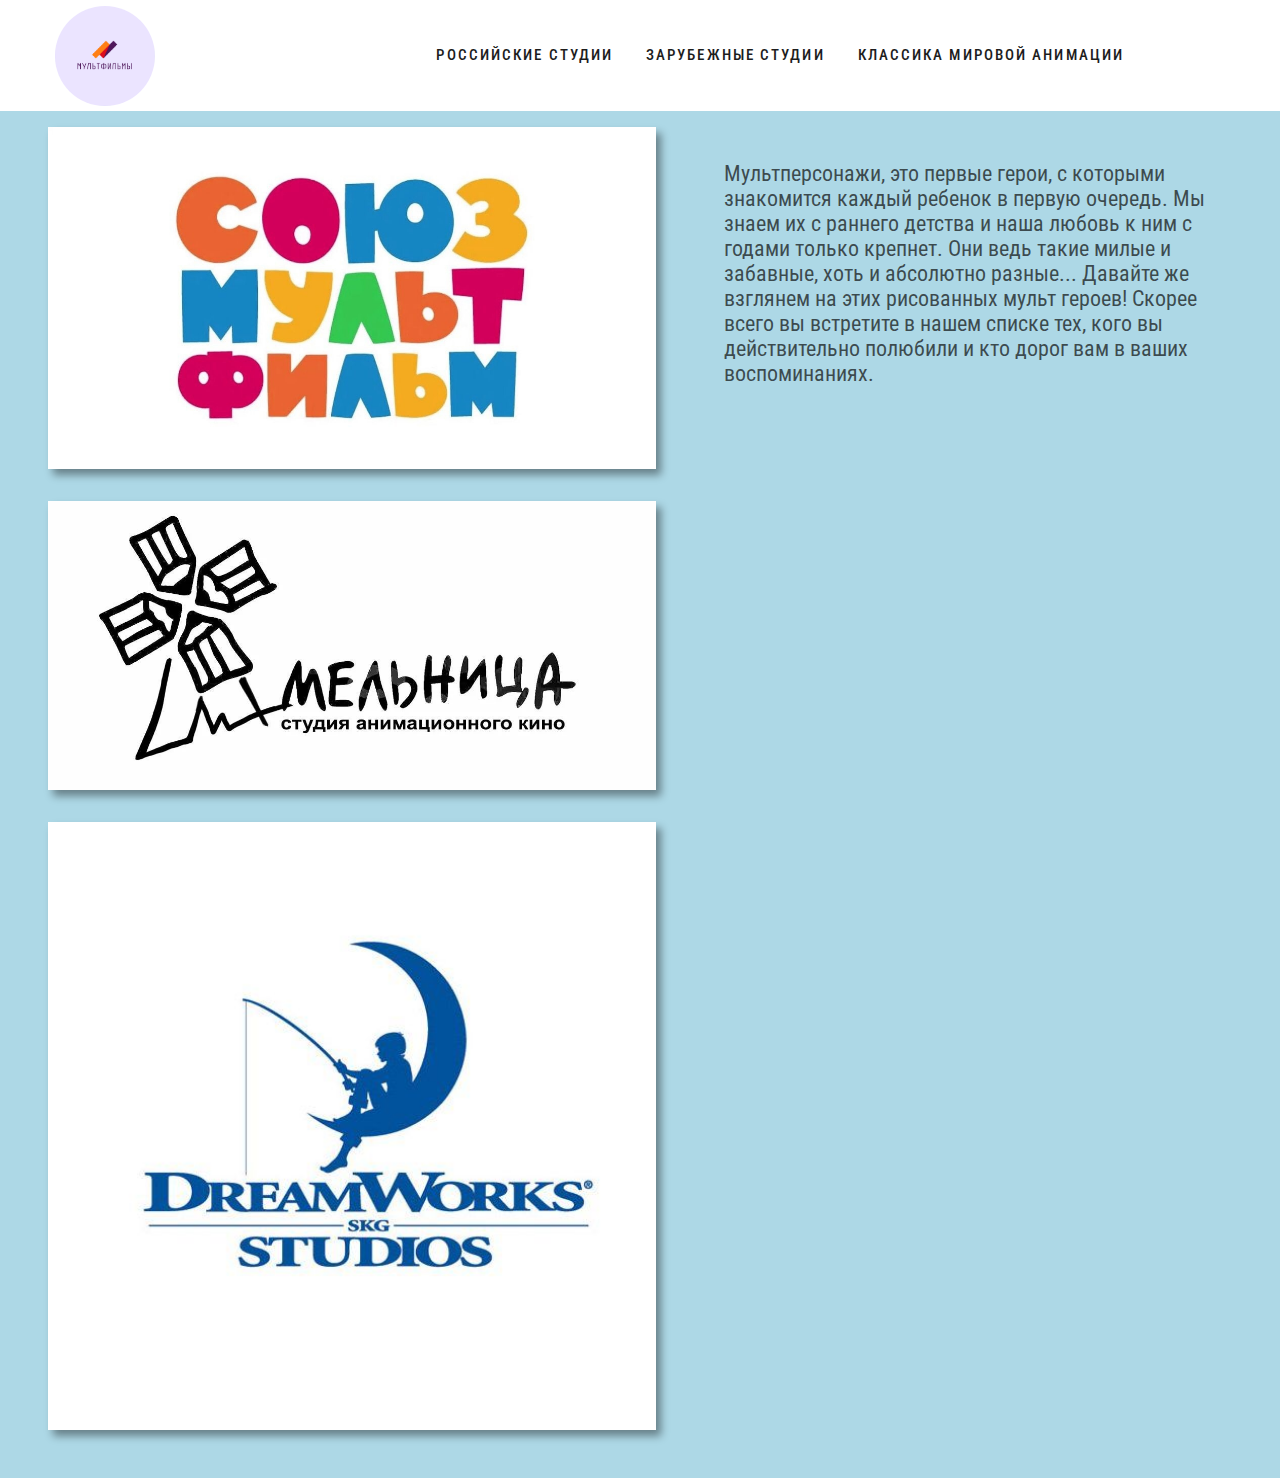
<file: index.html>
<!DOCTYPE html>
<html lang="en">
<head>
    <meta charset="UTF-8">


    <title>Студии и персонажи</title>
    <link rel="stylesheet" href="styles/style.css">
    <link href="https://fonts.googleapis.com/css2?family=Roboto+Condensed&display=swap" rel="stylesheet">

    <script>

        
        </script>
        
</head>
<body>
<header class="MainHeader">


  <div class="Header-top" data-nc-group="top">
    <div data-nc-container="top-left">
      <a href="index.html">
        <img src="logos/site_logo.png" alt="Лого" class="site-logo">
      </a>
      </div>
      <div data-nc-container="top-right">
        <div class="Header-nav">
                <span class="Header-nav-item Header-nav-item--folder">
                    <a class="Header-nav-folder-title" >Российские студии</a>
                    <div class="Header-nav-folder">
                      <a href="studios/souzmultfilm.html" class="Header-nav-folder-item">Союзмультфильм</a>
                      <a href="studios/melnitsa.html" class="Header-nav-folder-item">Мельница</a>
                    </div>
                </span>

                <span class="Header-nav-item Header-nav-item--folder">
                    <a class="Header-nav-folder-title" >Зарубежные студии</a>
                     <span class="Header-nav-folder">
                        <a href="studios/DreamWorks-Animation-SKG.html" class="Header-nav-folder-item">DreamWorks Animation SKG</a>
                     </span>

                </span>
                <span class="Header-nav-item">
                  <a class="Header-nav-folder-title" href="../studios/classic.html">Классика мировой анимации</a>
                </span>
            </div>
        </div>
    </div>

</header>

<main>

  <div class="gallery">
    <div class="gallery-item">
      <a href="studios/souzmultfilm.html">
        <img class="gallery-image" src="logos/souzLogo_main.jpg">
      </a>
    </div>

    <div class="gallery-item">
      <a href="studios/melnitsa.html">
        <img class="gallery-image" src="logos/melnica_main.jpg">
      </a>
    </div>



    <div class="gallery-item">
      <a href="studios/DreamWorks-Animation-SKG.html">
        <img class="gallery-image" src="logos/Dreamworks.jpg">
      </a>
    </div>



  </div>
  <div class="text-container">
    Мультперсонажи, это первые герои, с которыми знакомится каждый ребенок в первую очередь. Мы знаем их с раннего детства и наша любовь к ним с годами только крепнет.

    Они ведь такие милые и забавные, хоть и абсолютно разные... Давайте же взглянем на этих рисованных мульт героев! Скорее всего вы встретите в нашем списке тех, кого вы действительно полюбили и кто дорог вам в ваших воспоминаниях.
</main>



</body>


</html>
</file>
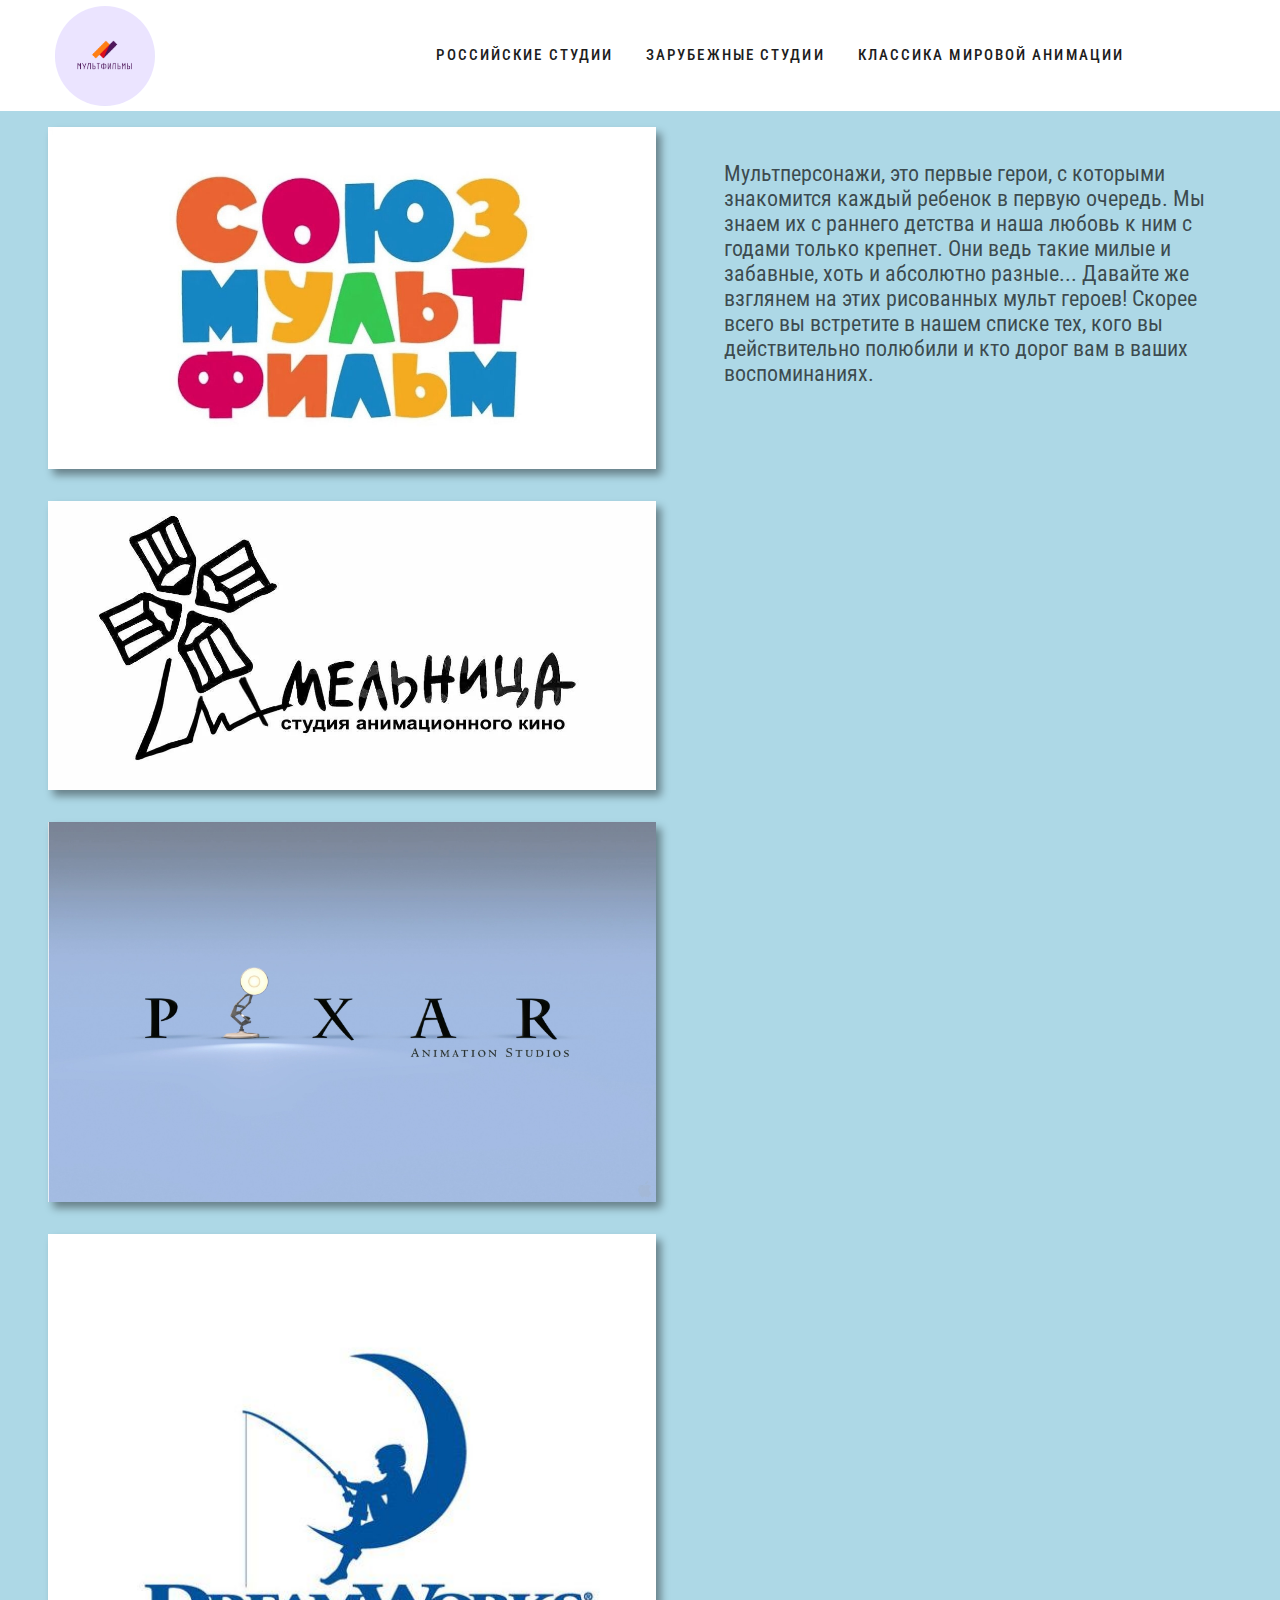
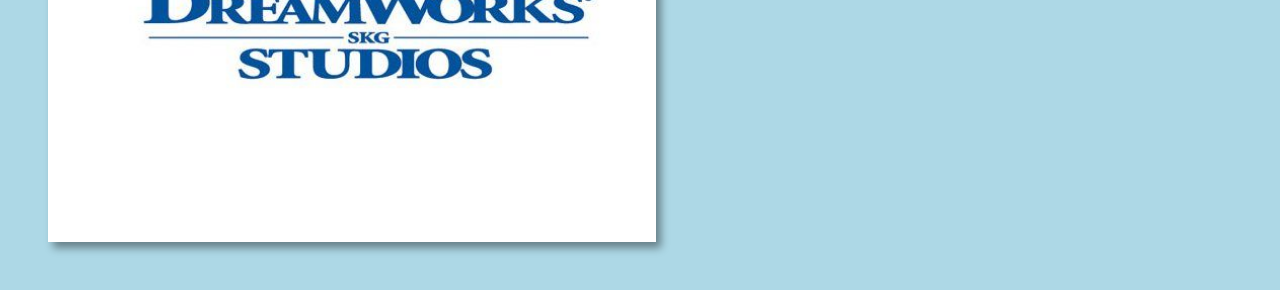
<file: mainPage.html>
<!DOCTYPE html>
<html lang="en">
<head>
    <meta charset="UTF-8">


    <title>Студии и персонажи</title>
    <link rel="stylesheet" href="styles/style.css">
    <link href="https://fonts.googleapis.com/css2?family=Roboto+Condensed&display=swap" rel="stylesheet">

    <script>

        
        </script>
        
</head>
<body>
<header class="MainHeader">


  <div class="Header-top" data-nc-group="top">
    <div data-nc-container="top-left">
      <a href="../mainPage.html">
        <img src="/logos/site_logo.png" alt="Лого" class="site-logo">
      </a>
      </div>
      <div data-nc-container="top-right">
        <div class="Header-nav">
                <span class="Header-nav-item Header-nav-item--folder">
                    <a class="Header-nav-folder-title" >Российские студии</a>
                    <div class="Header-nav-folder">
                      <a href="studios/souzmultfilm.html" class="Header-nav-folder-item">Союзмультфильм</a>
                      <a href="studios/melnitsa.html" class="Header-nav-folder-item">Мельница</a>
                    </div>
                </span>

                <span class="Header-nav-item Header-nav-item--folder">
                    <a class="Header-nav-folder-title" >Зарубежные студии</a>
                     <span class="Header-nav-folder">
                        <a href="studios/Pixar-Animation-Studios.html" class="Header-nav-folder-item">Pixar Animation Studios</a>
                        <a href="studios/DreamWorks-Animation-SKG.html" class="Header-nav-folder-item">DreamWorks Animation SKG</a>
                     </span>

                </span>
                <span class="Header-nav-item">
                  <a class="Header-nav-folder-title" href="/studios/classic.html">Классика мировой анимации</a>
                </span>
            </div>
        </div>
    </div>

</header>

<main>

  <div class="gallery">
    <div class="gallery-item">
      <a href="studios/souzmultfilm.html">
        <img class="gallery-image" src="/logos/souzLogo_main.jpg">
      </a>
    </div>

    <div class="gallery-item">
      <a href="studios/melnitsa.html">
        <img class="gallery-image" src="/logos/melnica_main.jpg">
      </a>
    </div>


    <div class="gallery-item">
      <a href="studios/Pixar-Animation-Studios.html">
        <img class="gallery-image" src="/logos/pixar.jpg">
      </a>
    </div>

    <div class="gallery-item">
      <a href="studios/DreamWorks-Animation-SKG.html">
        <img class="gallery-image" src="/logos/Dreamworks.jpg">
      </a>
    </div>



  </div>
  <div class="text-container">
    Мультперсонажи, это первые герои, с которыми знакомится каждый ребенок в первую очередь. Мы знаем их с раннего детства и наша любовь к ним с годами только крепнет.

    Они ведь такие милые и забавные, хоть и абсолютно разные... Давайте же взглянем на этих рисованных мульт героев! Скорее всего вы встретите в нашем списке тех, кого вы действительно полюбили и кто дорог вам в ваших воспоминаниях.
</main>



</body>


</html>
</file>
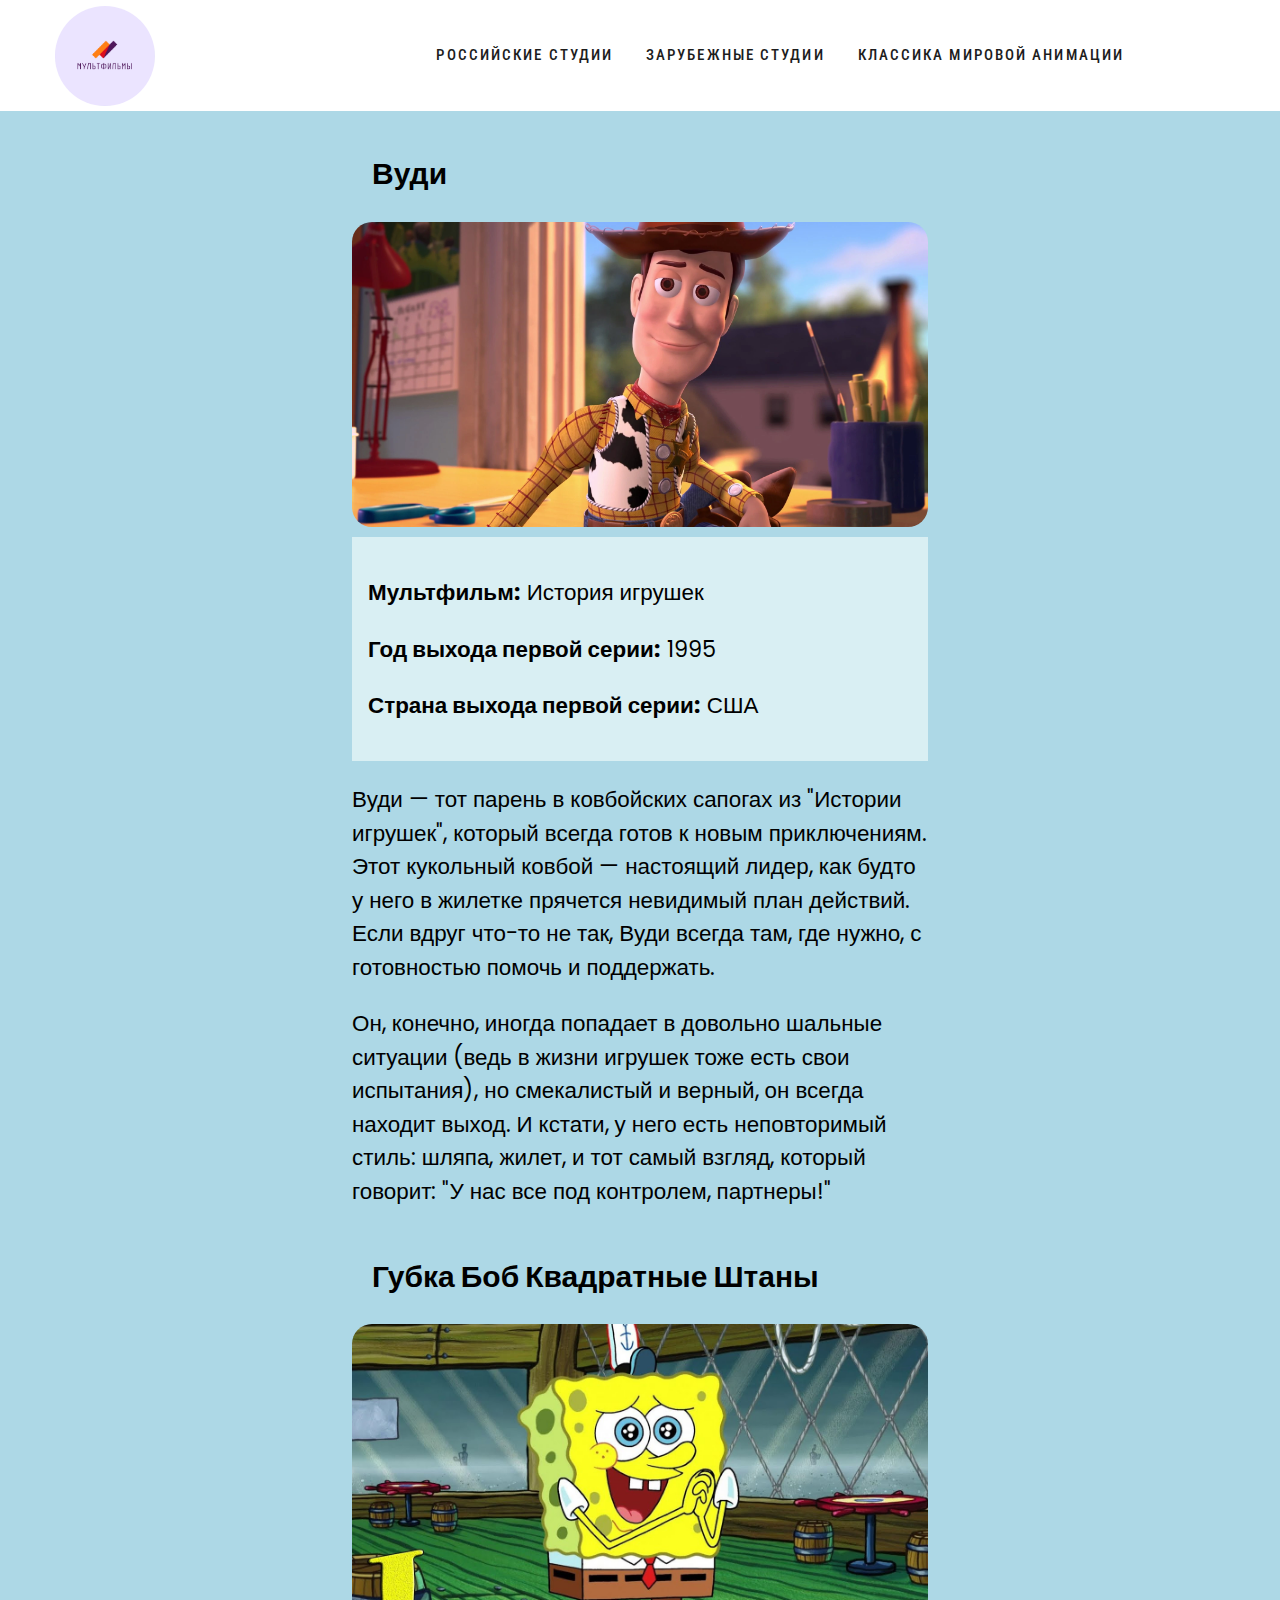
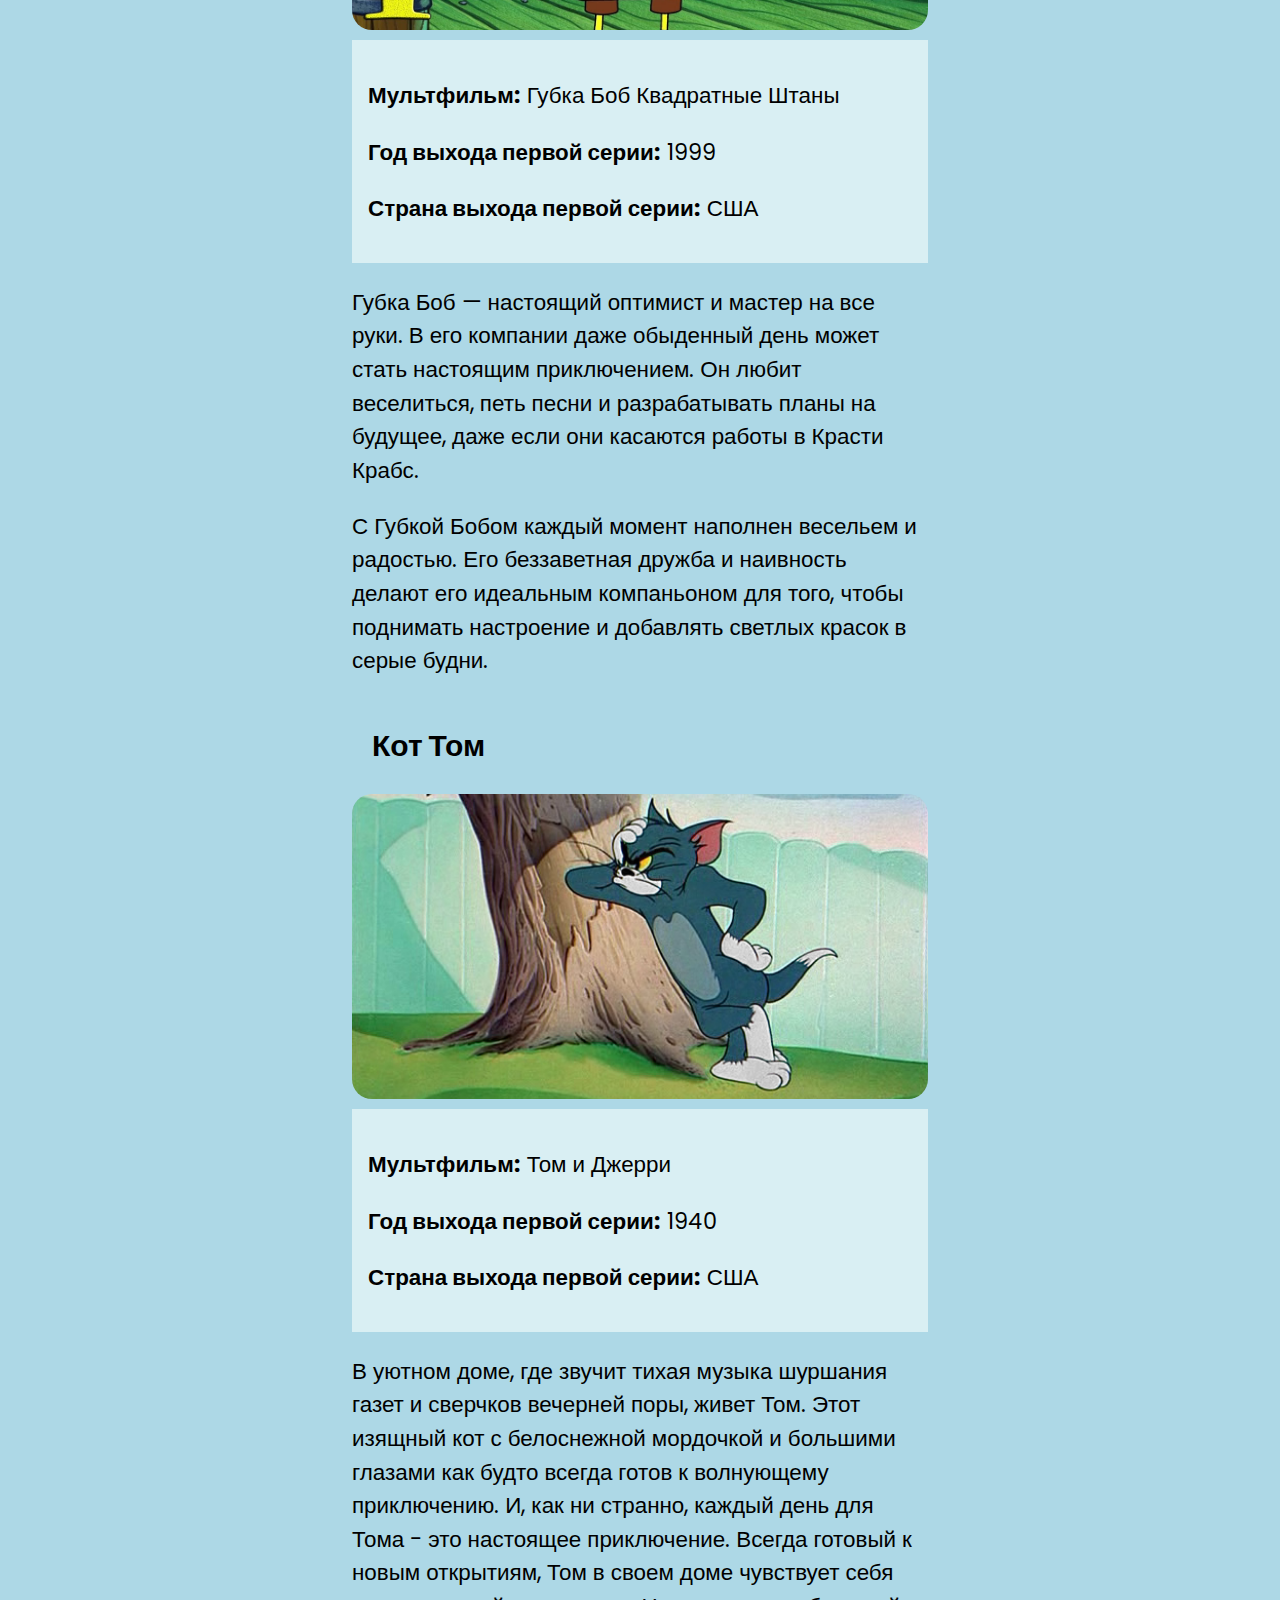
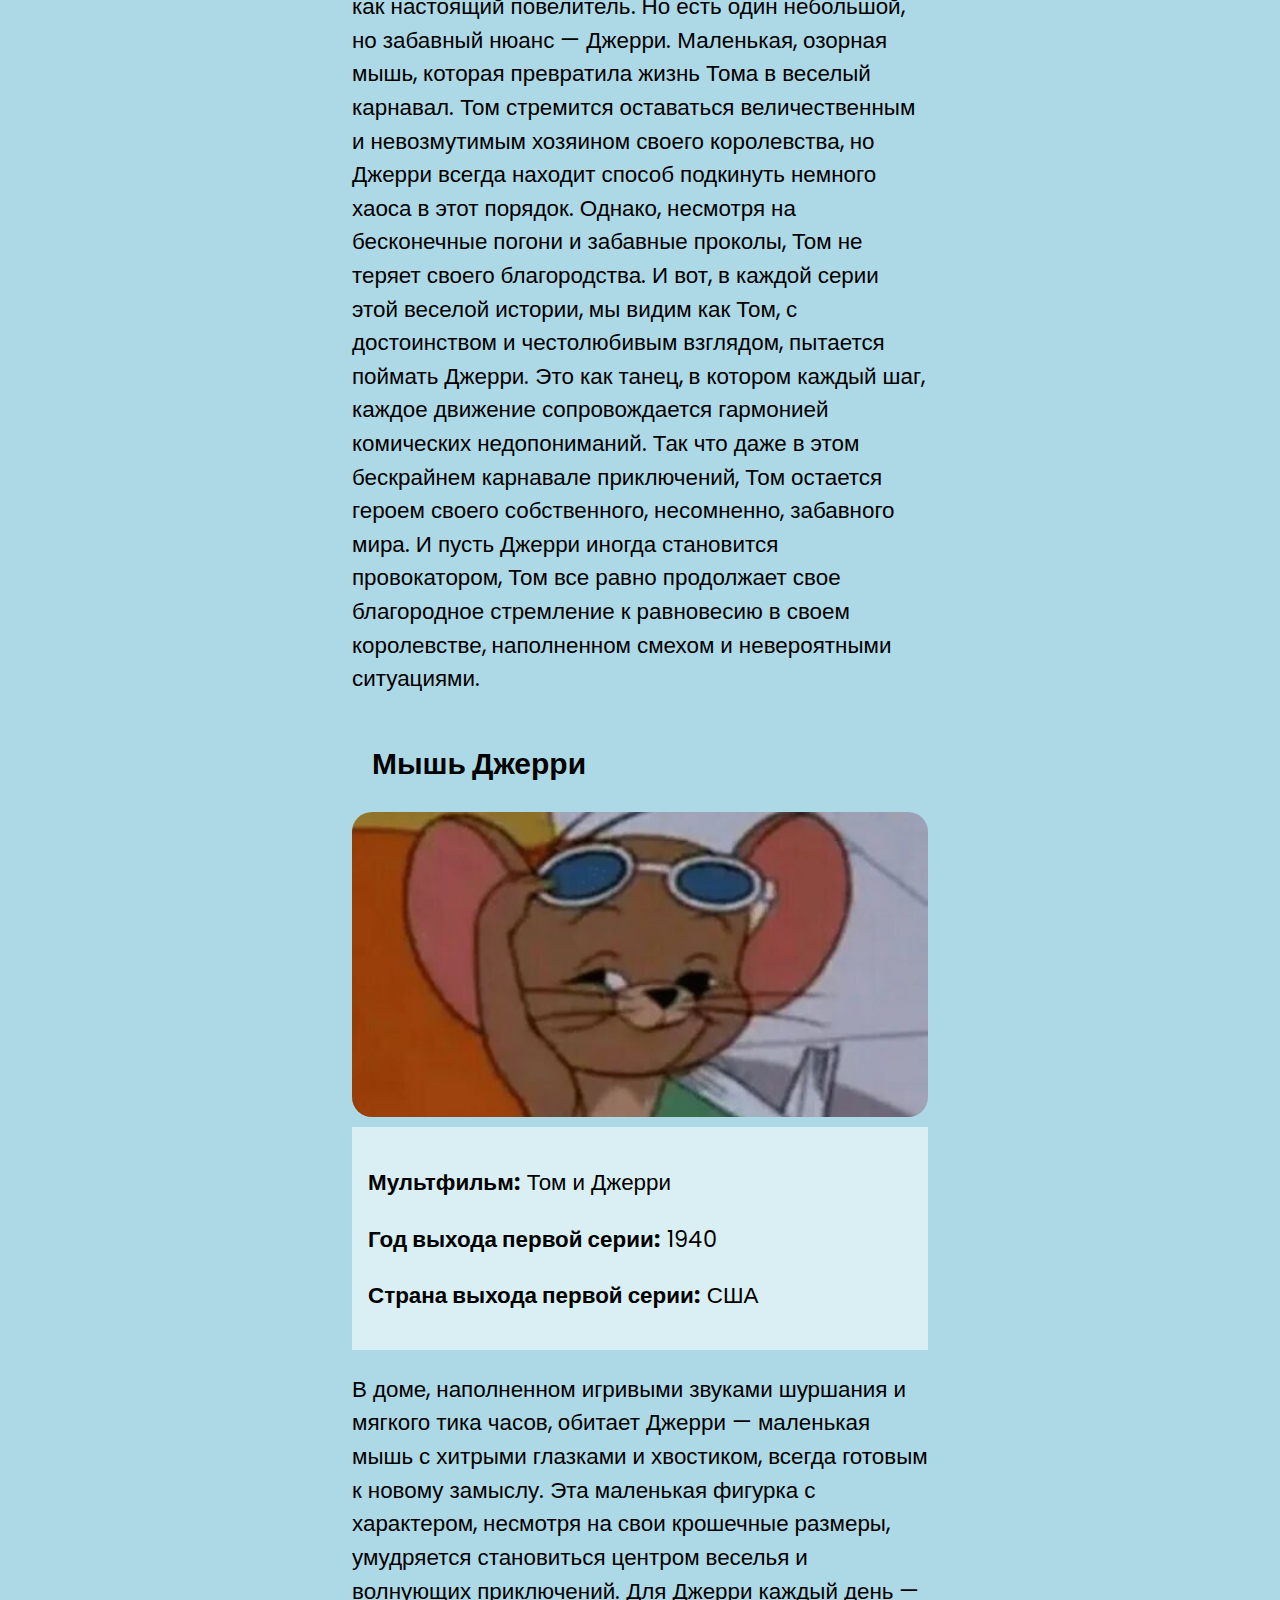
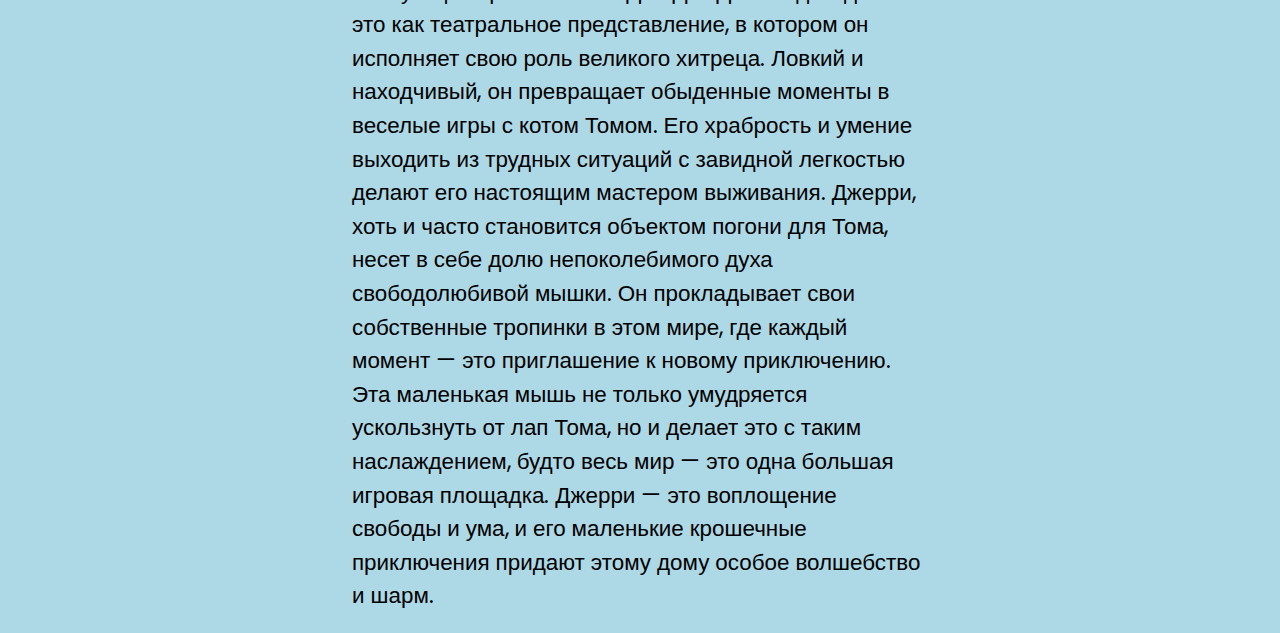
<file: studios/classic.html>
<!DOCTYPE html>
<html lang="en">
   <head>
      <meta charset="UTF-8">
      <title>World Classic</title>
      <link rel="stylesheet" href="../styles/style.css">
      <link rel="stylesheet" href="../styles/classic.css">
      <style>
         

      .card__image--voody {
          background-image: url(../images/classic/voody.webp);
        }
      
        
        .card__image--gubka {
          background-image: url(../images/classic/gubka.jpg);
        }
      
        .card__image--tom {
          background-image: url(../images/classic/tom.png);
        }
        .card__image--jerry {
          background-image: url(../images/classic/jerry.jpg);
        }
      </style>
      <link href="https://fonts.googleapis.com/css2?family=Roboto+Condensed&display=swap" rel="stylesheet">
      <script></script>
   </head>
   <body>
      <header class="MainHeader">


    <div class="Header-top" data-nc-group="top">
      <div data-nc-container="top-left">
       <a href="../index.html">
          <img src="../logos/site_logo.png" alt="Лого" class="site-logo">
        </a>
        </div>
        <div data-nc-container="top-right">
          <div class="Header-nav">
                  <span class="Header-nav-item Header-nav-item--folder">
                      <a class="Header-nav-folder-title" >Российские студии</a>
                      <div class="Header-nav-folder">
                        <a href="souzmultfilm.html" class="Header-nav-folder-item">Союзмультфильм</a>
                        <a href="melnitsa.html" class="Header-nav-folder-item">Мельница</a>
                      </div>
                  </span>
  
                  <span class="Header-nav-item Header-nav-item--folder">
                      <a class="Header-nav-folder-title" >Зарубежные студии</a>
                       <span class="Header-nav-folder">
                          <a href="DreamWorks-Animation-SKG.html" class="Header-nav-folder-item">DreamWorks Animation SKG</a>
                       </span>
  
                  </span>
                  <span class="Header-nav-item">
                    <a class="Header-nav-folder-title" href="classic.html">Классика мировой анимации</a>
                  </span>
              </div>
          </div>
      </div>
  
  </header>


      <main>
        <div class="character">
          <h2 class="character--header">Вуди</h2>
          <div class="card__image card__image--voody"></div>
          <div class="info-block">
            <p><strong>Мультфильм:</strong> История игрушек </p>
            <p><strong>Год выхода первой серии:</strong> 1995 </p>
            <p><strong>Страна выхода первой серии:</strong> США </p>

          </div>
          <p class="character--text" >Вуди — тот парень в ковбойских сапогах из "Истории игрушек", который всегда готов к новым приключениям. Этот кукольный ковбой — настоящий лидер, как будто у него в жилетке прячется невидимый план действий. Если вдруг что-то не так, Вуди всегда там, где нужно, с готовностью помочь и поддержать.</p>

          <p class="character--text" >Он, конечно, иногда попадает в довольно шальные ситуации (ведь в жизни игрушек тоже есть свои испытания), но смекалистый и верный, он всегда находит выход. И кстати, у него есть неповторимый стиль: шляпа, жилет, и тот самый взгляд, который говорит: "У нас все под контролем, партнеры!"</p>
                                                                  
        </div>

        <div class="character">
          <h2 class="character--header">Губка Боб Квадратные Штаны</h2>
          <div class="card__image card__image--gubka"></div>
          <div class="info-block">
            <p><strong>Мультфильм:</strong> Губка Боб Квадратные Штаны </p>
            <p><strong>Год выхода первой серии:</strong> 1999 </p>
            <p><strong>Страна выхода первой серии:</strong> 
              США </p>

          </div>
          <p class="character--text" >Губка Боб — настоящий оптимист и мастер на все руки. В его компании даже обыденный день может стать настоящим приключением. Он любит веселиться, петь песни и разрабатывать планы на будущее, даже если они касаются работы в Красти Крабс.</p>

          <p class="character--text" >С Губкой Бобом каждый момент наполнен весельем и радостью. Его беззаветная дружба и наивность делают его идеальным компаньоном для того, чтобы поднимать настроение и добавлять светлых красок в серые будни.</p>

        </div>

        <div class="character">
          <h2 class="character--header">Кот Том</h2>
          <div class="card__image card__image--tom"></div>
          <div class="info-block">
            <p><strong>Мультфильм:</strong> Том и Джерри </p>
            <p><strong>Год выхода первой серии:</strong> 1940 </p>
            <p><strong>Страна выхода первой серии:</strong> 
               США </p>

          </div>
          <p class="character--text" >В уютном доме, где звучит тихая музыка шуршания газет и сверчков вечерней поры, живет Том. Этот изящный кот с белоснежной мордочкой и большими глазами как будто всегда готов к волнующему приключению. И, как ни странно, каждый день для Тома - это настоящее приключение.

            Всегда готовый к новым открытиям, Том в своем доме чувствует себя как настоящий повелитель. Но есть один небольшой, но забавный нюанс — Джерри. Маленькая, озорная мышь, которая превратила жизнь Тома в веселый карнавал.
            
            Том стремится оставаться величественным и невозмутимым хозяином своего королевства, но Джерри всегда находит способ подкинуть немного хаоса в этот порядок. Однако, несмотря на бесконечные погони и забавные проколы, Том не теряет своего благородства.
            
            И вот, в каждой серии этой веселой истории, мы видим как Том, с достоинством и честолюбивым взглядом, пытается поймать Джерри. Это как танец, в котором каждый шаг, каждое движение сопровождается гармонией комических недопониманий.
            
            Так что даже в этом бескрайнем карнавале приключений, Том остается героем своего собственного, несомненно, забавного мира. И пусть Джерри иногда становится провокатором, Том все равно продолжает свое благородное стремление к равновесию в своем королевстве, наполненном смехом и невероятными ситуациями.</p>


        </div>

        <div class="character">
         <h2 class="character--header">Мышь Джерри</h2>
         <div class="card__image card__image--jerry"></div>
         <div class="info-block">
           <p><strong>Мультфильм:</strong> Том и Джерри </p>
           <p><strong>Год выхода первой серии:</strong> 1940 </p>
           <p><strong>Страна выхода первой серии:</strong> США </p>
         </div>
         <p class="character--text">В доме, наполненном игривыми звуками шуршания и мягкого тика часов, обитает Джерри — маленькая мышь с хитрыми глазками и хвостиком, всегда готовым к новому замыслу. Эта маленькая фигурка с характером, несмотря на свои крошечные размеры, умудряется становиться центром веселья и волнующих приключений.
       
           Для Джерри каждый день — это как театральное представление, в котором он исполняет свою роль великого хитреца. Ловкий и находчивый, он превращает обыденные моменты в веселые игры с котом Томом. Его храбрость и умение выходить из трудных ситуаций с завидной легкостью делают его настоящим мастером выживания.
       
           Джерри, хоть и часто становится объектом погони для Тома, несет в себе долю непоколебимого духа свободолюбивой мышки. Он прокладывает свои собственные тропинки в этом мире, где каждый момент — это приглашение к новому приключению.
       
           Эта маленькая мышь не только умудряется ускользнуть от лап Тома, но и делает это с таким наслаждением, будто весь мир — это одна большая игровая площадка. Джерри — это воплощение свободы и ума, и его маленькие крошечные приключения придают этому дому особое волшебство и шарм.</p>
       </div>
       

      </main>
   </body>
</html>
</file>
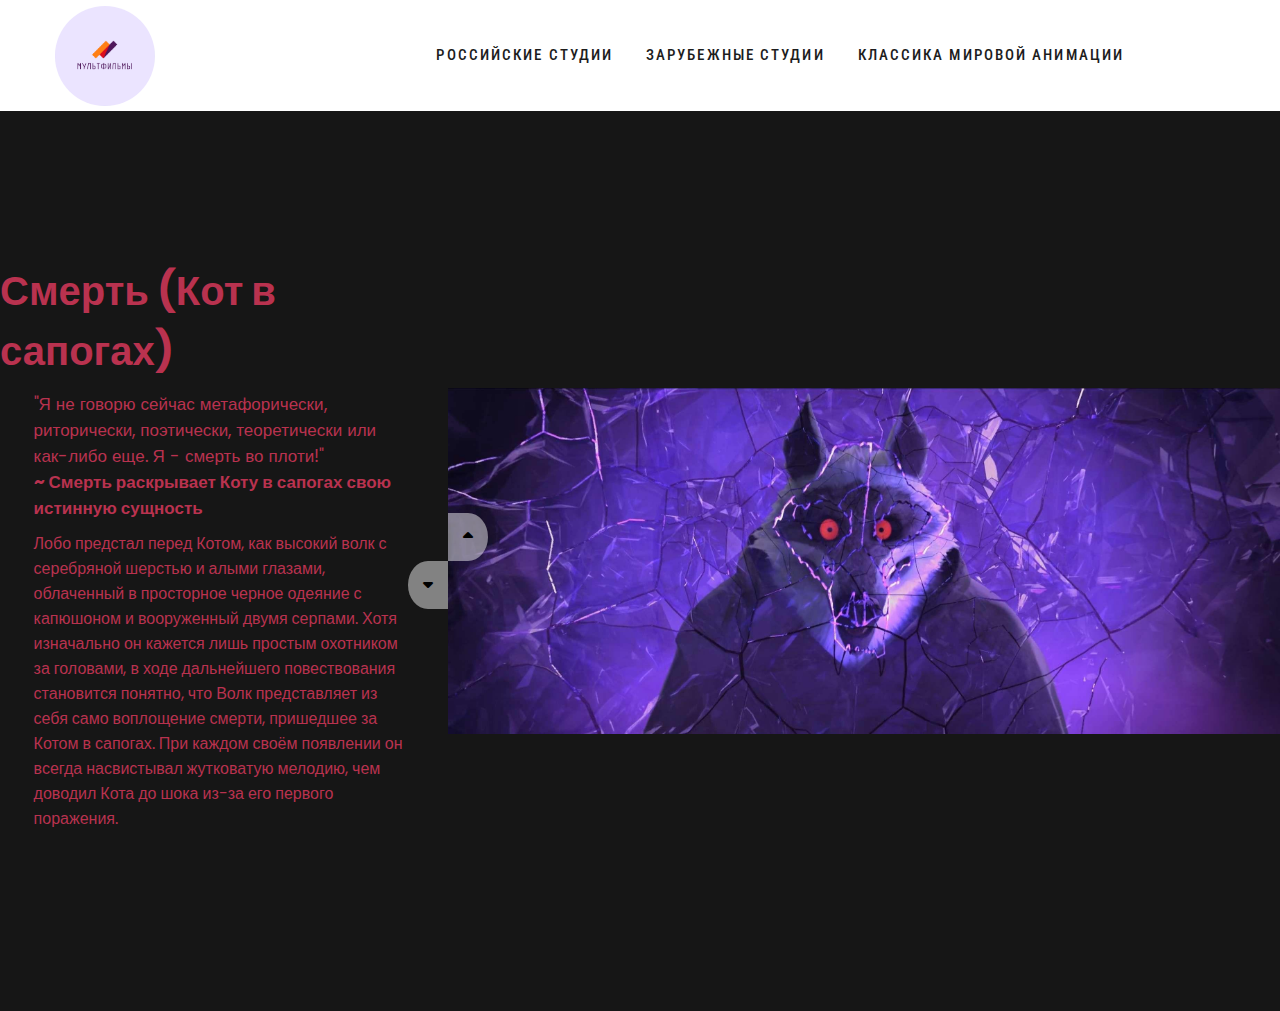
<file: studios/DreamWorks-Animation-SKG.html>
<!DOCTYPE html>
  <html lang="en">
  <head>
      <meta charset="UTF-8">


      <title>DreamWorks</title>
      <link rel="stylesheet" href="../styles/style.css">
      <link rel="stylesheet" href="../styles/dreamworks.css">
      <link href="https://fonts.googleapis.com/css2?family=Roboto+Condensed&display=swap" rel="stylesheet">

  <script src="../scripts/script.js"></script>
          
  </head>
  <body>
    <header class="MainHeader">


    <div class="Header-top" data-nc-group="top">
      <div data-nc-container="top-left">
       <a href="../index.html">
          <img src="../logos/site_logo.png" alt="Лого" class="site-logo">
        </a>
        </div>
        <div data-nc-container="top-right">
          <div class="Header-nav">
                  <span class="Header-nav-item Header-nav-item--folder">
                      <a class="Header-nav-folder-title" >Российские студии</a>
                      <div class="Header-nav-folder">
                        <a href="souzmultfilm.html" class="Header-nav-folder-item">Союзмультфильм</a>
                        <a href="melnitsa.html" class="Header-nav-folder-item">Мельница</a>
                      </div>
                  </span>
  
                  <span class="Header-nav-item Header-nav-item--folder">
                      <a class="Header-nav-folder-title" >Зарубежные студии</a>
                       <span class="Header-nav-folder">
                          <a href="DreamWorks-Animation-SKG.html" class="Header-nav-folder-item">DreamWorks Animation SKG</a>
                       </span>
  
                  </span>
                  <span class="Header-nav-item">
                    <a class="Header-nav-folder-title" href="classic.html">Классика мировой анимации</a>
                  </span>
              </div>
          </div>
      </div>
  
  </header>
    
  <main>
  <link rel="stylesheet" href="https://cdnjs.cloudflare.com/ajax/libs/font-awesome/6.2.1/css/all.min.css" />

  <div class="slider-container">
    <div class="left-slide">
      <div style="color: rgb(69, 173, 48)">
        <h1>Шрек</h1>
        <div class="left-slide-text">
          <p style="line-height: 1.5; font-size: 18px;">
            Шрек — это зелёный и милый огр, ставший неожиданным героем мультфильмов. Его внешность может пугать, но за этой грубой внешностью скрывается добродушное сердце. Шрек живёт в своём болоте и предпочитает спокойную жизнь, но его планы нарушаются, когда в его мир вторгаются сказочные персонажи, изгнанные из своих королевств злобным Лордом Фаркуадом.
            <br><br>
            В поисках возвращения своего спокойствия, Шрек отправляется на приключенческое путешествие вместе с верным дружком Осликом. На своём пути он встречает принцессу Фиону, которая тоже не так проста, как кажется. Вместе они переживают множество приключений, разоблачают стереотипы и находят настоящую дружбу и любовь.
          </p>

      </div>
      </div>
      <div style="color: #c8c9a0">
        <h1>По</h1>
        <div class="left-slide-text">
          <p style="line-height: 1.5; font-size: 18px;">
            "Внутри каждого из нас есть герой. Но иногда нужно много приключений, чтобы открыть героя внутри себя."
            <br><br>
            По — необычная и мечтающая о приключениях панда из долины Пеачу в мультфильме "Кунг-фу Панда". Его жизнь меняется, когда он случайно выбирается на роль Дракона Воина, предназначенного для того, чтобы защитить свой родной город от злодея Тай Лунга. Вопреки всем ожиданиям, По не имеет опыта в искусстве кунг-фу и часто смешивает обыденные занятия с неожиданными приемами боевых искусств.
            <br><br>
            По доказывает, что сила может быть внутри каждого, даже в тех, кто кажется неудачником. Его оптимизм, любовь к еде и несгибаемая воля вдохновляют всех вокруг. В процессе своего путешествия к мастерству кунг-фу По обнаруживает в себе силу, необходимую для того, чтобы стать великим воином и защитником своего города.
          </p>        </div>
      </div>
      <div style="color: #8485d6">
        <h1>Кот в Сапогах</h1>
        <div class="left-slide-text">
          <p style="line-height: 1.5; font-size: 18px;">
            Кот в Сапогах — это знаменитый и харизматичный персонаж из сказки и мультфильма. Он известен своим умением носить сапоги, использовать меч и свою хитрость в борьбе с противниками.
            <br><br>
            Кот в Сапогах всегда готов помочь своему другу, будь то сражение с великаном или спасение королевской принцессы. Его остроумные шутки и ловкие трюки делают его неотъемлемой частью поп-культуры.
          </p>        </div>
      </div>
      <div style="color: #b9324f">
        <h1>Смерть (Кот в сапогах)</h1>
        <div class="left-slide-text" style="display: flex; flex-direction: column;">
          <blockquote style="margin-bottom: 10px; font-size: 17px;">
            <p> "Я не говорю сейчас метафорически, риторически, поэтически, теоретически или как-либо еще. Я - смерть во плоти!" </p>
            <b>~ Смерть раскрывает Коту в сапогах свою истинную сущность</b>
          </blockquote>
          <p>Лобо предстал перед Котом, как высокий волк с серебряной шерстью и алыми глазами, облаченный в просторное черное одеяние с капюшоном и вооруженный двумя серпами. Хотя изначально он кажется лишь простым охотником за головами, в ходе дальнейшего повествования становится понятно, что Волк представляет из себя само воплощение смерти, пришедшее за Котом в сапогах. При каждом своём появлении он всегда насвистывал жутковатую мелодию, чем доводил Кота до шока из-за его первого поражения.</p>
        </div>
        
      </div>
    </div>
    <div class="right-slide">
      <div style="background-image: url('../images/dreamworks/death.jpg')">
      </div>
      <div style="background-image: url('../images/dreamworks/cat.jpg')">
      </div>
      <div style="background-image: url('../images/dreamworks/po.jpg')">
      </div>
      <div style="background-image: url('../images/dreamworks/SHREK.jpg')">
      </div>
    </div>
    <div class="action-buttons">
      <button class="down-button"><i class="fa-solid fa-caret-down"></i></button>
      <button class="up-button"><i class="fa-solid fa-caret-up"></i></button>
    </div>
  </div>






    
  </main>


  </body>
  </html>
</file>
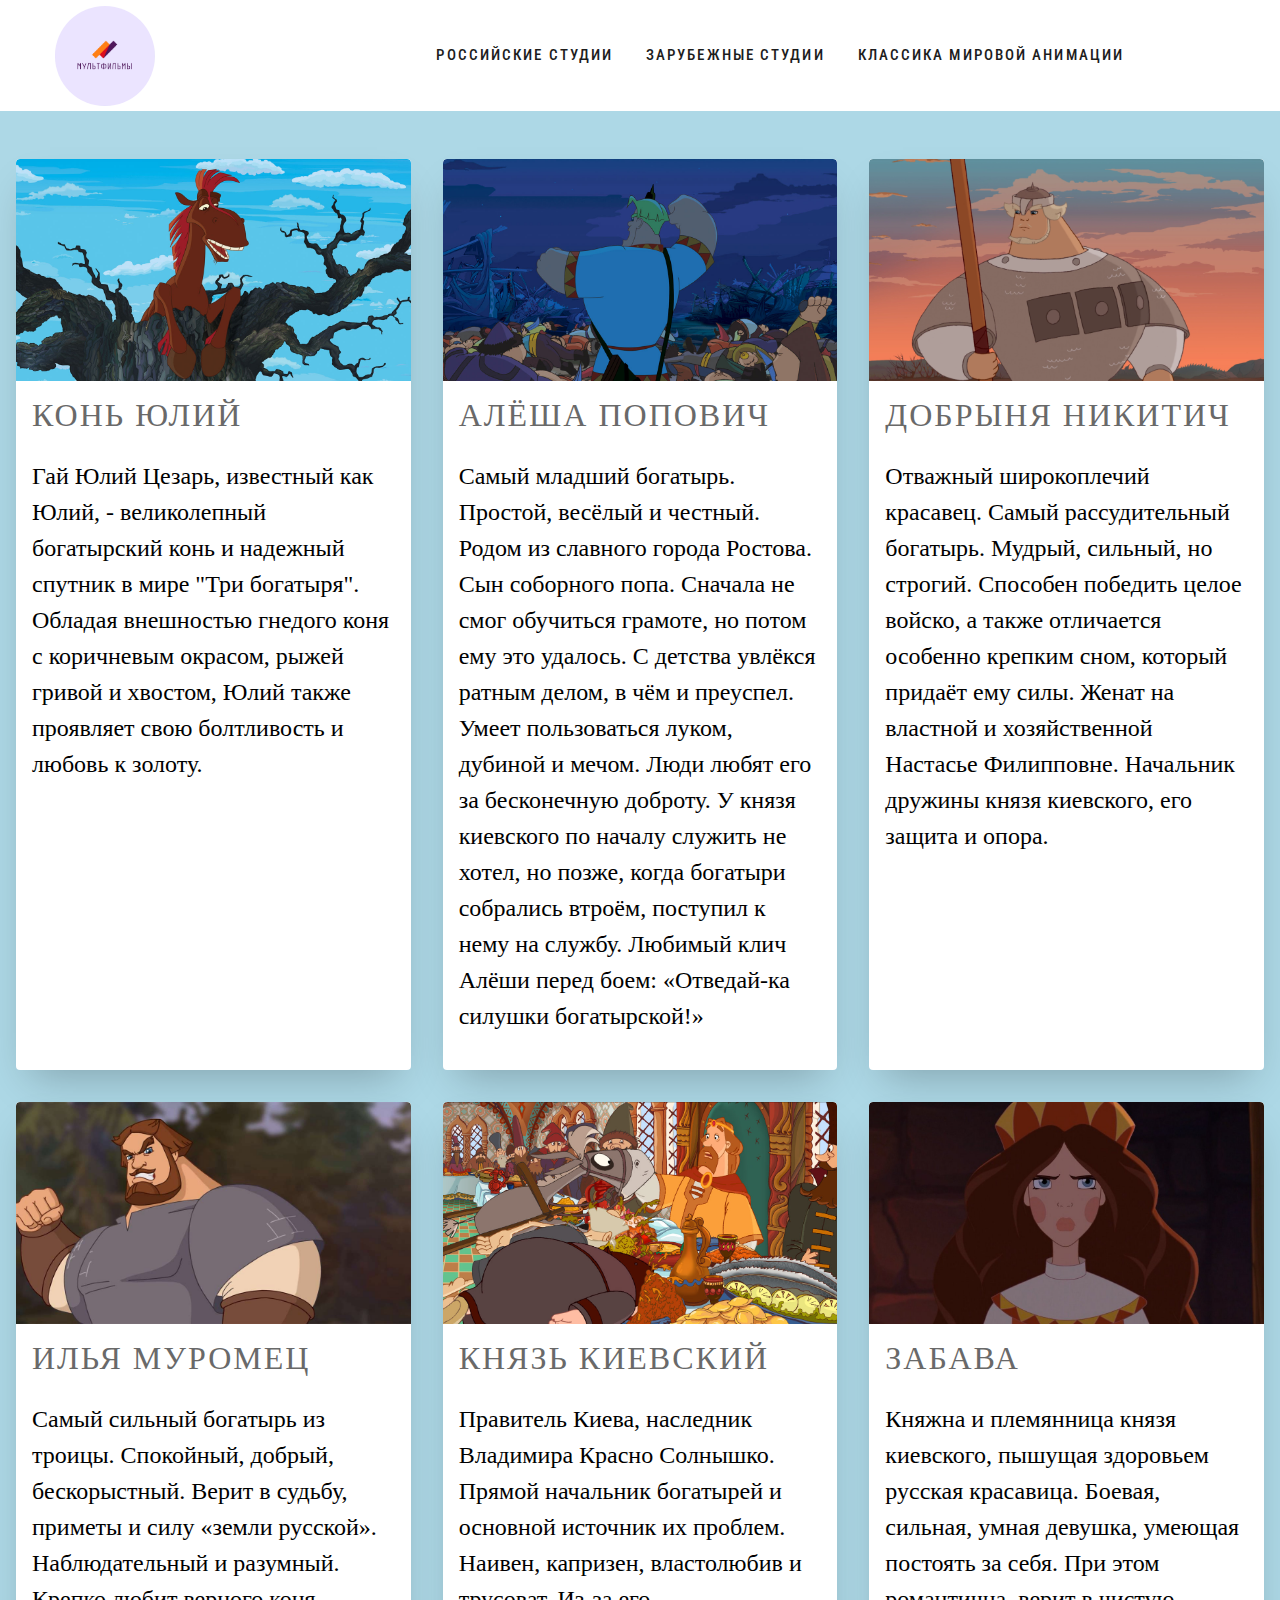
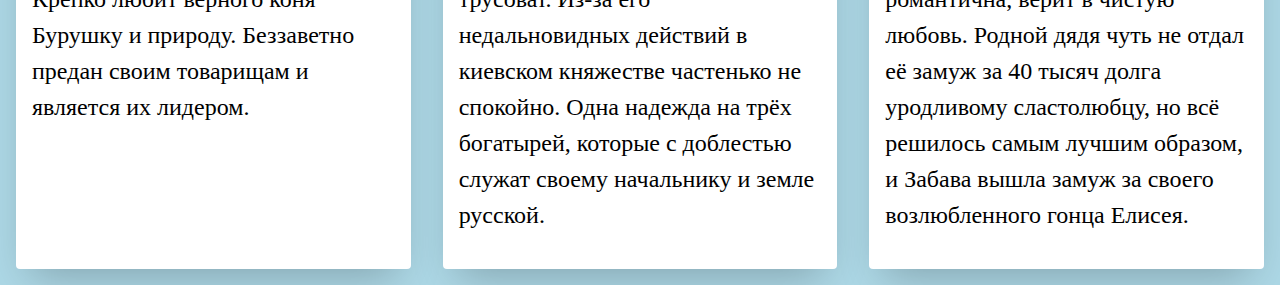
<file: studios/melnitsa.html>
<!DOCTYPE html>
<html lang="en">
<head>
    <meta charset="UTF-8">


    <title>Студия Мельница</title>
    <link rel="stylesheet" href="../styles/style.css">
    <link rel="stylesheet" href="../styles/melnitsa.css">
    <style>
        .card__image--uliy {
          background-image: url(../images/melnitsa/uliy.jpg);
        }
        .card__image--alesha {
          background-image: url(../images/melnitsa/alesha.jpg);
        }
        .card__image--knyaz {
          background-image: url(../images/melnitsa/knyaz.jpg);
        }
        .card__image--dobrynia {
          background-image: url(../images/melnitsa/dobrynia.png);
        }
        .card__image--muromets {
            background-image: url(../images/melnitsa/muromets.jpg);
          }
          .card__image--zabava {
            background-image: url(../images/melnitsa/zabava.jpg);
          }
    </style>
    <link href="https://fonts.googleapis.com/css2?family=Roboto+Condensed&display=swap" rel="stylesheet">

    <script>

        
        </script>
        
</head>
<body>
  <header class="MainHeader">


    <div class="Header-top" data-nc-group="top">
      <div data-nc-container="top-left">
       <a href="../index.html">
          <img src="../logos/site_logo.png" alt="Лого" class="site-logo">
        </a>
        </div>
        <div data-nc-container="top-right">
          <div class="Header-nav">
                  <span class="Header-nav-item Header-nav-item--folder">
                      <a class="Header-nav-folder-title" >Российские студии</a>
                      <div class="Header-nav-folder">
                        <a href="souzmultfilm.html" class="Header-nav-folder-item">Союзмультфильм</a>
                        <a href="melnitsa.html" class="Header-nav-folder-item">Мельница</a>
                      </div>
                  </span>
  
                  <span class="Header-nav-item Header-nav-item--folder">
                      <a class="Header-nav-folder-title" >Зарубежные студии</a>
                       <span class="Header-nav-folder">
                          <a href="DreamWorks-Animation-SKG.html" class="Header-nav-folder-item">DreamWorks Animation SKG</a>
                       </span>
  
                  </span>
                  <span class="Header-nav-item">
                    <a class="Header-nav-folder-title" href="classic.html">Классика мировой анимации</a>
                  </span>
              </div>
          </div>
      </div>
  
  </header>
  

<main>

  

</main>

<ul class="cards">
  <li class="cards__item">
    <div class="card">
      <div class="card__image card__image--uliy"></div>
      <div class="card__content">
        <div class="card__title">Конь Юлий</div>
        <p class="card__text">
          Гай Юлий Цезарь, известный как Юлий, - великолепный богатырский конь и надежный спутник в мире "Три богатыря". 
          Обладая внешностью гнедого коня с коричневым окрасом, рыжей гривой и хвостом, Юлий также проявляет свою болтливость и любовь к золоту.
        </p>      </div>
    </div>
  </li>
  
    <li class="cards__item">
      <div class="card">
        <div class="card__image card__image--alesha"></div>
        <div class="card__content">
          <div class="card__title">Алёша Попович</div>
        <p class="card__text">Самый младший богатырь. Простой, весёлый и честный. Родом из славного города Ростова. Сын соборного попа. Сначала не смог обучиться грамоте, но потом ему это удалось. С детства увлёкся ратным делом, в чём и преуспел. Умеет пользоваться луком, дубиной и мечом. Люди любят его за бесконечную доброту. У князя киевского по началу служить не хотел, но позже, когда богатыри собрались втроём, поступил к нему на службу. Любимый клич Алёши перед боем: «Отведай-ка силушки богатырской!»</p>
        </div>
 
        </div>
      </div>
    </li>

    <li class="cards__item">
      <div class="card">
        <div class="card__image card__image--dobrynia"></div>
        <div class="card__content">
          <div class="card__title">Добрыня Никитич</div>
          <p class="card__text">Отважный широкоплечий красавец. Самый рассудительный богатырь. Мудрый, сильный, но строгий. Способен победить целое войско, а также отличается особенно крепким сном, который придаёт ему силы. Женат на властной и хозяйственной Настасье Филипповне. Начальник дружины князя киевского, его защита и опора.</p>
                  </div>
      </div>
      
      <li class="cards__item">
        <div class="card">
          <div class="card__image card__image--muromets"></div>
          <div class="card__content">
            <div class="card__title">Илья Муромец</div>
            <p class="card__text">Самый сильный богатырь из троицы. Спокойный, добрый, бескорыстный. Верит в судьбу, приметы и силу «земли русской». Наблюдательный и разумный. Крепко любит верного коня Бурушку и природу. Беззаветно предан своим товарищам и является их лидером.</p>
          </div>
        </div>
        <li class="cards__item">
          <div class="card">
            <div class="card__image card__image--knyaz"></div>
            <div class="card__content">
              <div class="card__title">Князь Киевский</div>
              <p class="card__text">Правитель Киева, наследник Владимира Красно Солнышко. Прямой начальник богатырей и основной источник их проблем. Наивен, капризен, властолюбив и трусоват. Из-за его недальновидных действий в киевском княжестве частенько не спокойно. Одна надежда на трёх богатырей, которые с доблестью служат своему начальнику и земле русской.</p>
            </div>
          </div>
        </li>
        <li class="cards__item">
          <div class="card">
            <div class="card__image card__image--zabava"></div>
            <div class="card__content">
              <div class="card__title">Забава</div>
              <p class="card__text">Княжна и племянница князя киевского, пышущая здоровьем русская красавица. Боевая, сильная, умная девушка, умеющая постоять за себя. При этом романтична, верит в чистую любовь. Родной дядя чуть не отдал её замуж за 40 тысяч долга уродливому сластолюбцу, но всё решилось самым лучшим образом, и Забава вышла замуж за своего возлюбленного гонца Елисея.</p>
            </div>
          </div>
    </li>
</ul>

</html>
</file>
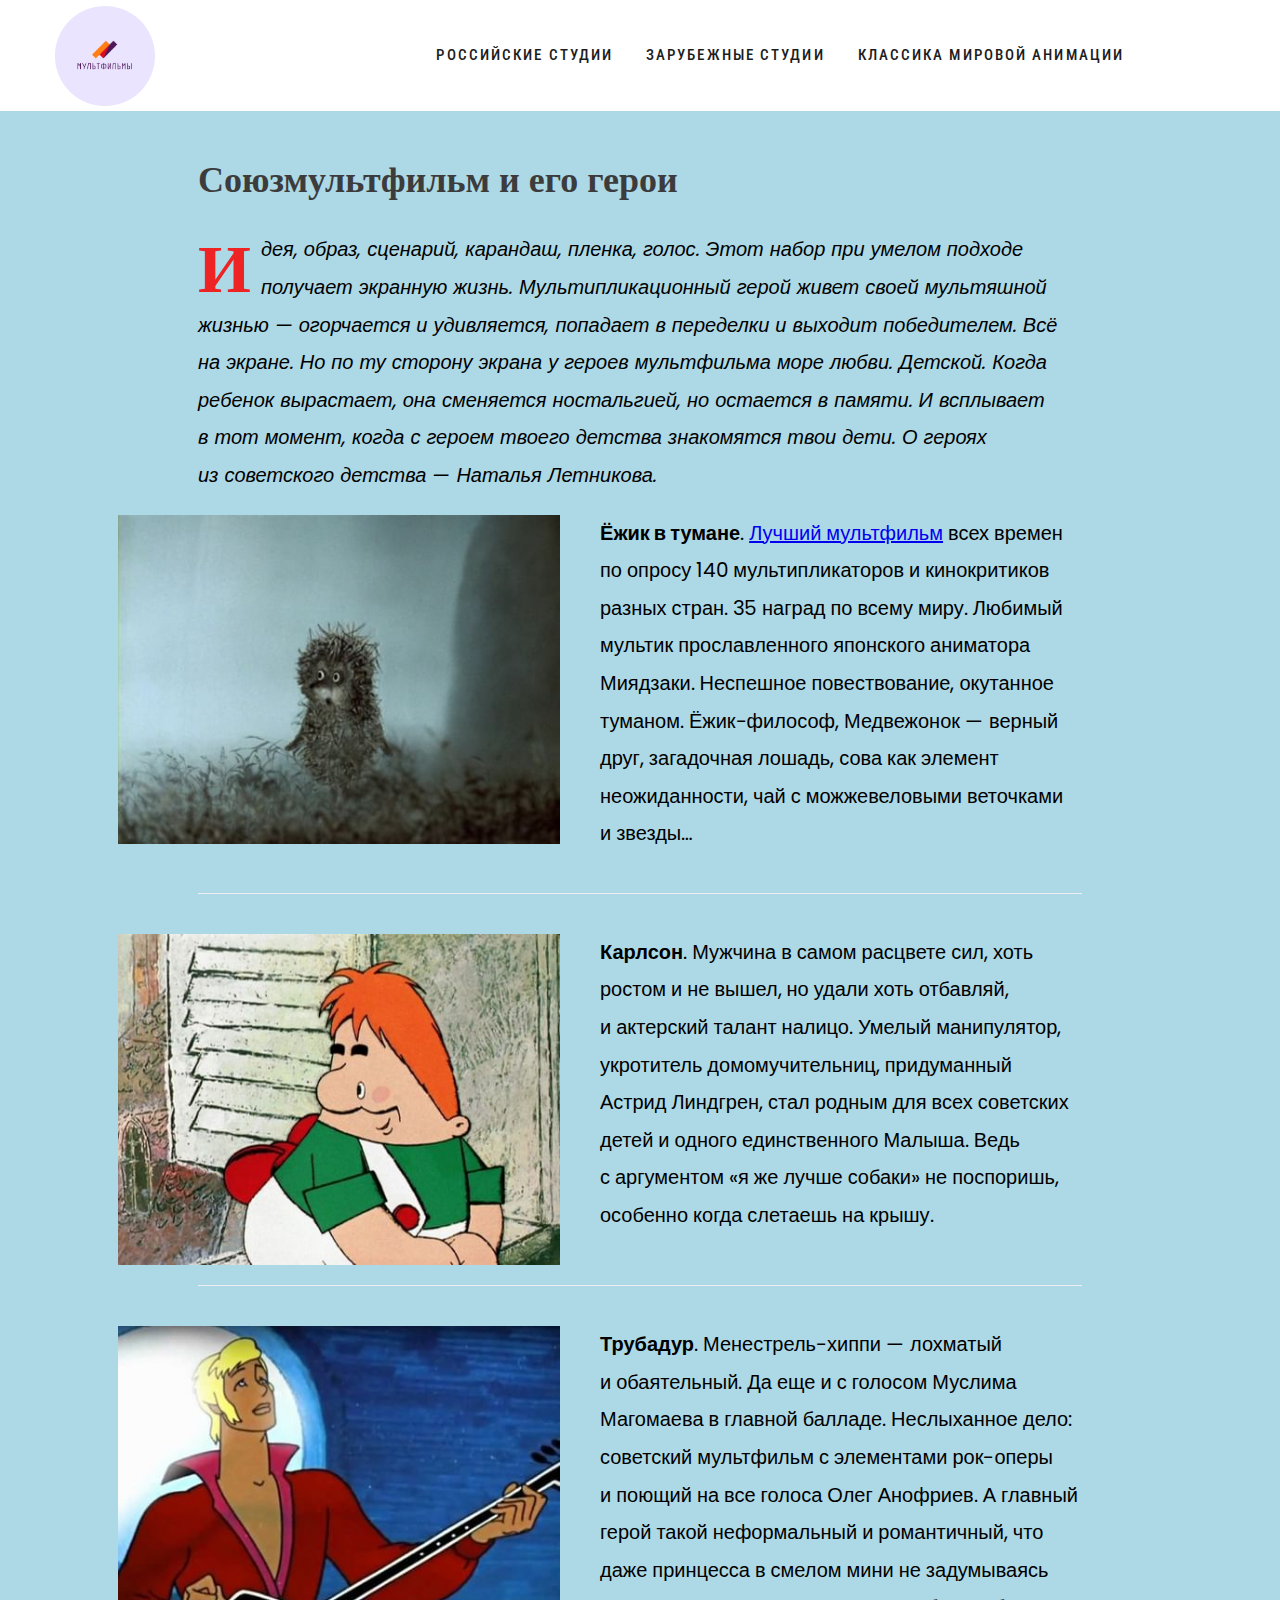
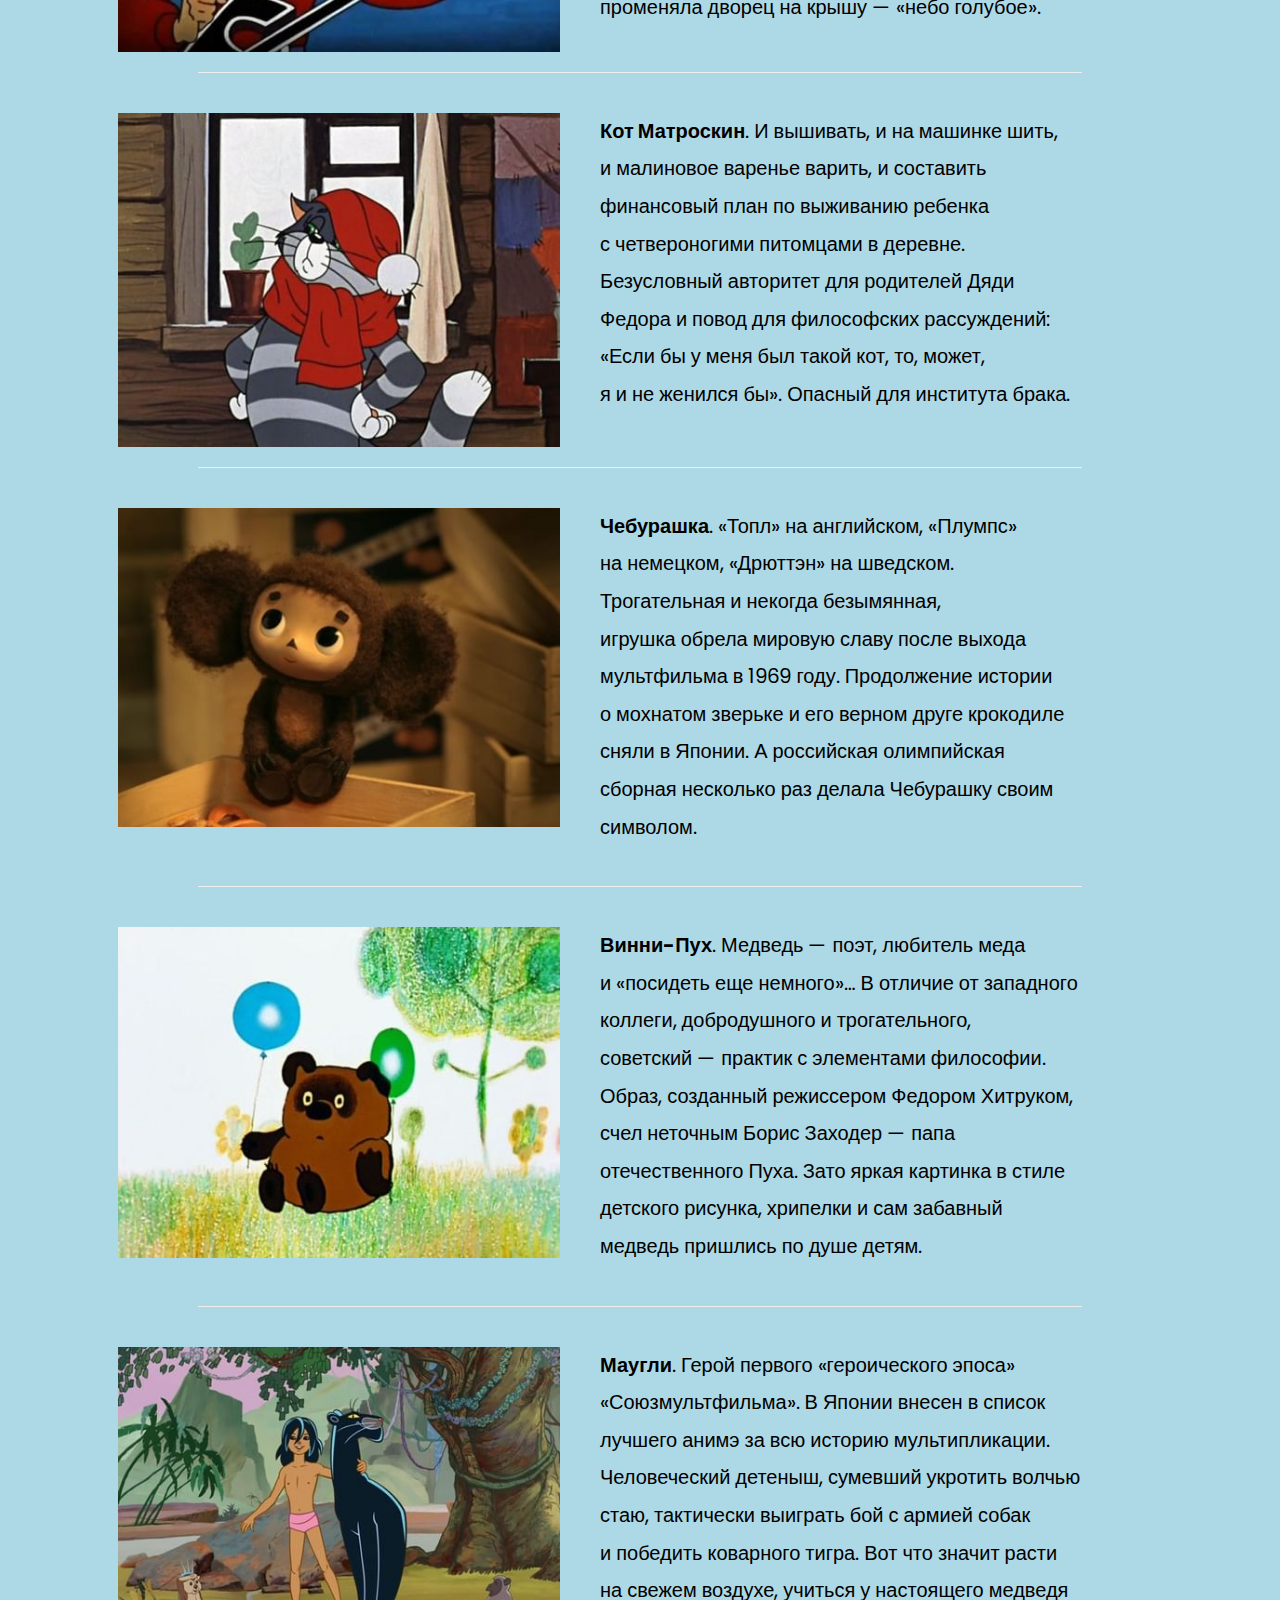
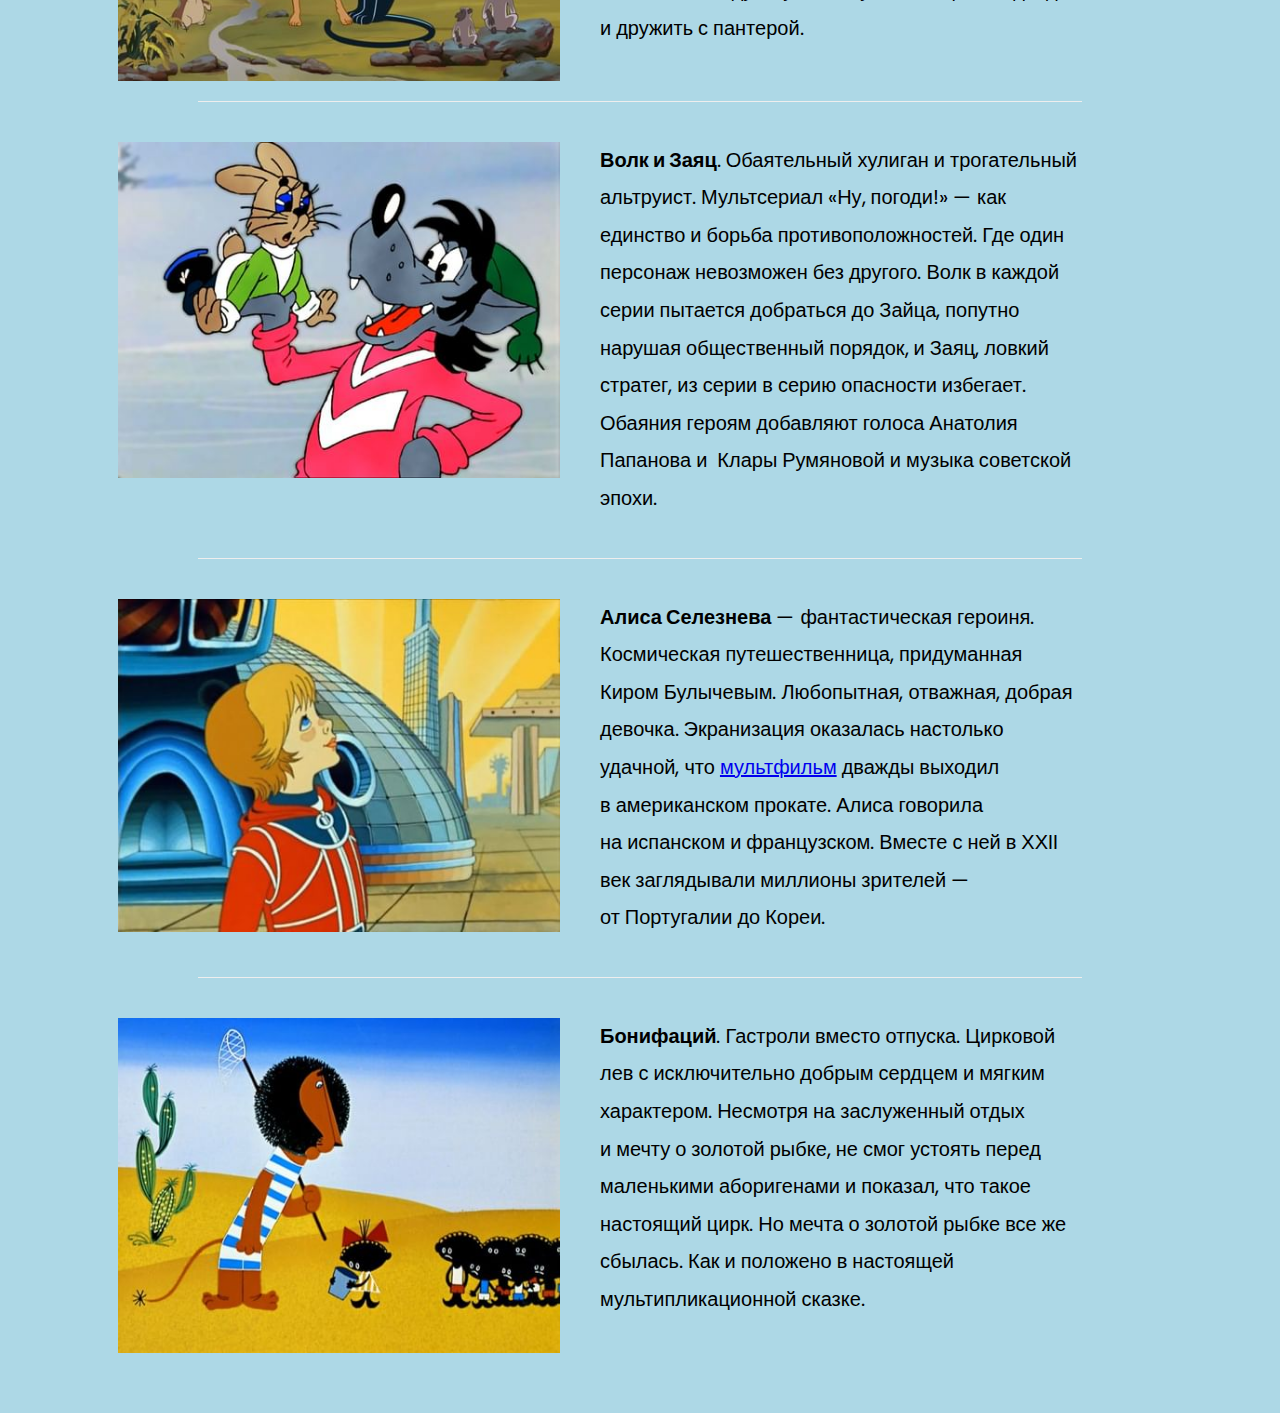
<file: studios/souzmultfilm.html>
<!DOCTYPE html>
<html lang="en">
<head>
    <meta charset="UTF-8">


    <title>Союзмультфильм</title>
    <link rel="stylesheet" href="../styles/style.css">
    <link rel="stylesheet" href="../styles/souzmultstyles.css">
    <link href="https://fonts.googleapis.com/css2?family=Roboto+Condensed&display=swap" rel="stylesheet">

    <script>

         
        </script>
        
</head>
<body>
   <header class="MainHeader">


    <div class="Header-top" data-nc-group="top">
      <div data-nc-container="top-left">
       <a href="../index.html">
          <img src="../logos/site_logo.png" alt="Лого" class="site-logo">
        </a>
        </div>
        <div data-nc-container="top-right">
          <div class="Header-nav">
                  <span class="Header-nav-item Header-nav-item--folder">
                      <a class="Header-nav-folder-title" >Российские студии</a>
                      <div class="Header-nav-folder">
                        <a href="souzmultfilm.html" class="Header-nav-folder-item">Союзмультфильм</a>
                        <a href="melnitsa.html" class="Header-nav-folder-item">Мельница</a>
                      </div>
                  </span>
  
                  <span class="Header-nav-item Header-nav-item--folder">
                      <a class="Header-nav-folder-title" >Зарубежные студии</a>
                       <span class="Header-nav-folder">
                          <a href="DreamWorks-Animation-SKG.html" class="Header-nav-folder-item">DreamWorks Animation SKG</a>
                       </span>
  
                  </span>
                  <span class="Header-nav-item">
                    <a class="Header-nav-folder-title" href="classic.html">Классика мировой анимации</a>
                  </span>
              </div>
          </div>
      </div>
  
  </header>
    


<main>
  <div>
     <div class="container__narrow">
        <div class="container_inner">
           <div class="entity-heading entity-heading__simple">
              <h1 class="entity-heading_title">Союзмультфильм и его герои</h1>
           </div>
        </div>
     </div>

     <div class="container__narrow">
        <div class="container_inner">
           <div class="styled-content">
              <div class="styled-content_body">
                 <p><em><span class="initial-letter">И</span>дея, образ, сценарий, карандаш, пленка, голос. Этот набор при умелом подходе получает экранную жизнь. Мультипликационный герой живет своей мультяшной жизнью&nbsp;— огорчается и&nbsp;удивляется, попадает в&nbsp;переделки и&nbsp;выходит победителем. Всё на&nbsp;экране. Но&nbsp;по&nbsp;ту&nbsp;сторону экрана у&nbsp;героев мультфильма море любви. Детской. Когда ребенок вырастает, она сменяется ностальгией, но&nbsp;остается в&nbsp;памяти. И&nbsp;всплывает в&nbsp;тот момент, когда с&nbsp;героем твоего детства знакомятся твои дети. О&nbsp;героях из&nbsp;советского детства&nbsp;— Наталья Летникова.</em><span class="clearfix"></span></p>
                 <div class="js-image-box image-box image-box__left image-box__small">
                    <div class="image-box_main"><img src="../images/souz/egik_v_tumane.jpg" alt="" class="image-box_image"></div>
                 </div>
                 <p><strong>Ёжик в&nbsp;тумане</strong>. <a href="https://www.kinopoisk.ru/film/42461/" target="_blank" class="tooltipstered">Лучший мультфильм</a> всех времен по&nbsp;опросу 140&nbsp;мультипликаторов и&nbsp;кинокритиков разных стран. 35&nbsp;наград по&nbsp;всему миру. Любимый мультик прославленного японского аниматора Миядзаки. Неспешное повествование, окутанное туманом. Ёжик-философ, Медвежонок&nbsp;— верный друг, загадочная лошадь, сова как элемент неожиданности,&nbsp;чай с&nbsp;можжевеловыми веточками и&nbsp;звезды…</p>
                 <hr>
                 <div class="js-image-box image-box image-box__left image-box__small">
                    <div class="image-box_main"><img src="../images/souz/carlson.jpg" alt="" class="image-box_image"></div>
                 </div>
                 <p><strong>Карлсон</strong>. Мужчина в&nbsp;самом расцвете сил, хоть ростом и&nbsp;не&nbsp;вышел, но&nbsp;удали хоть отбавляй, и&nbsp;актерский талант налицо. Умелый манипулятор, укротитель домомучительниц, придуманный Астрид Линдгрен, стал родным для всех советских детей и&nbsp;одного единственного Малыша. Ведь с&nbsp;аргументом «я&nbsp;же лучше собаки» не&nbsp;поспоришь, особенно когда слетаешь на&nbsp;крышу.</p>
                 <hr>
                 <div class="js-image-box image-box image-box__left image-box__small">
                    <div class="image-box_main"><img src="../images/souz/hippi.jpg" alt="" class="image-box_image"></div>
                 </div>
                 <p><strong>Трубадур</strong>. Менестрель-хиппи&nbsp;— лохматый и&nbsp;обаятельный. Да&nbsp;еще и&nbsp;с&nbsp;голосом Муслима Магомаева в&nbsp;главной балладе. Неслыханное дело: советский мультфильм с&nbsp;элементами рок-оперы и&nbsp;поющий на&nbsp;все голоса Олег Анофриев. А&nbsp;главный герой такой неформальный и&nbsp;романтичный, что даже принцесса в&nbsp;смелом мини не&nbsp;задумываясь променяла дворец на&nbsp;крышу&nbsp;— «небо голубое».</p>
                 <hr>
                 <div class="js-image-box image-box image-box__left image-box__small">
                    <div class="image-box_main"><img src="../images/souz/matroskin.jpg" alt="" class="image-box_image"></div>
                 </div>
                 <p><strong>Кот Матроскин</strong>. И&nbsp;вышивать, и&nbsp;на&nbsp;машинке шить, и&nbsp;малиновое варенье варить, и&nbsp;составить финансовый план по&nbsp;выживанию ребенка с&nbsp;четвероногими питомцами в&nbsp;деревне. Безусловный авторитет для родителей Дяди Федора и&nbsp;повод для философских рассуждений: «Если&nbsp;бы у&nbsp;меня был такой кот, то,&nbsp;может, я&nbsp;и&nbsp;не&nbsp;женился&nbsp;бы». Опасный для института брака.</p>
                 <hr>
                 <div class="js-image-box image-box image-box__left image-box__small">
                    <div class="image-box_main"><img src="../images/souz/cheburashka.jpg" alt="" class="image-box_image"></div>
                 </div>
                 <p><strong>Чебурашка</strong>. «Топл» на&nbsp;английском, «Плумпс» на&nbsp;немецком, «Дрюттэн» на&nbsp;шведском. Трогательная и&nbsp;некогда безымянная, игрушка&nbsp;обрела мировую славу после выхода мультфильма в&nbsp;1969&nbsp;году. Продолжение истории о&nbsp;мохнатом зверьке и&nbsp;его верном друге крокодиле сняли в&nbsp;Японии. А&nbsp;российская олимпийская сборная несколько раз делала Чебурашку своим символом.</p>
                 <hr>
                 <div class="js-image-box image-box image-box__left image-box__small">
                    <div class="image-box_main"><img src="../images/souz/vinnipuh.jpg" alt="" class="image-box_image"></div>
                 </div>
                 <p><strong>Винни-Пух</strong>. Медведь&nbsp;— поэт, любитель меда и&nbsp;«посидеть еще немного»… В&nbsp;отличие от&nbsp;западного коллеги, добродушного и&nbsp;трогательного, советский&nbsp;— практик с&nbsp;элементами философии. Образ, созданный режиссером Федором Хитруком, счел неточным Борис Заходер&nbsp;— папа отечественного Пуха. Зато яркая картинка в&nbsp;стиле детского рисунка, хрипелки и&nbsp;сам забавный медведь пришлись по&nbsp;душе детям.</p>
                 <hr>
                 <div class="js-image-box image-box image-box__left image-box__small">
                    <div class="image-box_main"><img src="../images/souz/maugli.jpg" alt="" class="image-box_image"></div>
                 </div>
                 <p><strong>Маугли</strong>. Герой первого «героического эпоса» «Союзмультфильма». В&nbsp;Японии внесен в&nbsp;список лучшего анимэ за&nbsp;всю&nbsp;историю мультипликации. Человеческий детеныш, сумевший укротить волчью стаю, тактически выиграть бой с&nbsp;армией собак и&nbsp;победить коварного тигра. Вот что значит расти на&nbsp;свежем воздухе, учиться у&nbsp;настоящего медведя и&nbsp;дружить с&nbsp;пантерой.</p>
                 <hr>
                 <div class="js-image-box image-box image-box__left image-box__small">
                    <div class="image-box_main"><img src="../images/souz/nupogodi.jpg" alt="" class="image-box_image"></div>
                 </div>
                 <p><strong>Волк и&nbsp;Заяц</strong>. Обаятельный хулиган и&nbsp;трогательный альтруист. Мультсериал «Ну, погоди!»&nbsp;— как единство и&nbsp;борьба противоположностей. Где один персонаж невозможен без другого. Волк в&nbsp;каждой серии пытается добраться до&nbsp;Зайца, попутно нарушая общественный порядок, и&nbsp;Заяц, ловкий стратег, из&nbsp;серии в&nbsp;серию опасности избегает. Обаяния героям добавляют голоса Анатолия Папанова и&nbsp; Клары Румяновой и&nbsp;музыка советской эпохи.</p>
                 <hr>
                 <div class="js-image-box image-box image-box__left image-box__small">
                    <div class="image-box_main"><img src="../images/souz/selezneva.jpg" alt="" class="image-box_image"></div>
                 </div>
                 <p><strong>Алиса Селезнева</strong>&nbsp;— фантастическая героиня. Космическая путешественница, придуманная Киром Булычевым. Любопытная, отважная, добрая девочка. Экранизация оказалась настолько удачной, что <a href="https://www.kinopoisk.ru/film/42172/" target="_blank" class="tooltipstered">мультфильм</a> дважды выходил в&nbsp;американском прокате. Алиса говорила на&nbsp;испанском и&nbsp;французском. Вместе с&nbsp;ней в&nbsp;ХХII век заглядывали миллионы зрителей&nbsp;— от&nbsp;Португалии до&nbsp;Кореи.</p>
                 <hr>
                 <div class="js-image-box image-box image-box__left image-box__small">
                    <div class="image-box_main"><img src="../images/souz/bonnifaciy.jpg" alt="" class="image-box_image"></div>
                 </div>
                 <p><strong>Бонифаций</strong>. Гастроли вместо отпуска. Цирковой лев с&nbsp;исключительно добрым сердцем и&nbsp;мягким характером. Несмотря на&nbsp;заслуженный отдых и&nbsp;мечту о&nbsp;золотой рыбке, не&nbsp;смог устоять перед маленькими аборигенами и&nbsp;показал, что такое настоящий цирк. Но&nbsp;мечта о&nbsp;золотой рыбке все&nbsp;же сбылась. Как и&nbsp;положено в&nbsp;настоящей мультипликационной сказке.</p>
                
              </div>
           </div>
        </div>
     </div>
     
  </div>
</main>





</html>
</file>
<file: styles/style.css>
@import url('https://fonts.googleapis.com/css2?family=Poppins:ital,wght@0,400;1,100;1,200;1,500&display=swap');


:root {
    --background-default: #ADD8E6;
    --textcolor-default: rgb(29, 29, 29);
    --main-font: 'Roboto Condensed', serif;
    --body-font: 'Poppins', sans-serif;
}

html, body {
    height: 100%;
    margin: 0;
    padding: 0;
    background: var(--background-default);
    
}

.MainHeader {
    background-color: #fff;
    color: rgba(29, 29, 29, 0.7);
    font-family: var(--main-font);
    font-size: 22px;
    font-weight: 400;
    line-height: 37px;
    width: 100%;
    position: relative;
}

@media screen and (max-width: 1000px) {
    
    .Header-nav,
    .Header-nav-item {
        font-size: 22px; 
    }

    .Header-nav-folder
    {
        font-size: 18px;
        width: auto;
        height: auto;
    }
    .Header-nav-folder-item {
        padding: 17px 0;
        font-size: 21px !important; 
    }

    .text-container {

        font-size: 35px!important; 
    }

}

[data-nc-container="top-left"],
[data-nc-container="top-right"] {
flex-basis: auto;
flex-grow: 1;
flex-shrink: 1;
justify-content: flex-start;
max-width: 100%;
min-width: 0;
opacity: 1;
text-align: left;
transition: opacity 0.2s ease-out 0.6s;
}

[data-nc-container="top-right"] {
align-items: center;
text-align: right;
justify-content: flex-end;
}


.Header-top {
    align-items: center;
    box-sizing: border-box;
    color: rgba(29, 29, 29, 0.7);
    display: flex;
    font-family: var(--main-font);
    justify-content: center;
    line-height: 37px;
    padding: 38px 118px;
    text-align: center;
}

.Header-nav {
    margin-left: auto;
    display: block;
    font-size: 15px;
    letter-spacing: 2px;
    line-height: 15px;
    text-align: right;
    padding: 1px 24px;
    text-transform: uppercase;
}

.Header-nav-item {
    color: var(--textcolor-default);
    display: inline-block;
    letter-spacing: 2.1px;
    margin: 0 13.95px;
    padding: 9px 0;
    font-weight: 500;
    text-align: left;
    text-transform: uppercase;
    position: relative;
    white-space: nowrap;
}

.Header-nav-folder-item {
    color: white;
    display: block;
    font-size: 15px;
    font-weight: 500;
    height: auto;
    letter-spacing: 2px;
    line-height: 24px; 
    margin: 0 14px;
    padding-top: 6px; 
    padding-bottom: 6px; 
    padding-left: 0;
    padding-right: 0;

    position: relative;
    text-align: left;
    text-transform: uppercase;
    text-decoration: none;
    transition: color 0.17s, background-color 0.17s;
}


.Header-nav-folder {
    background-color: var(--textcolor-default);
    color: var(--textcolor-default);
    font-size: 15px;
    font-weight: 500;
    height: auto;
    left: -99999px;
    letter-spacing: 2px;
    line-height: 15px;
    margin-left: -15px;
    opacity: 0;
    padding: 15px;
    position: absolute;
    text-align: left;
    text-transform: uppercase;
    top: 30px;
    transition: left 0s linear, transform 0.2s ease-out, opacity 0.2s ease-out;
    white-space-collapse: collapse;
    -webkit-font-smoothing: antialiased;
    border-radius: 16px;
    z-index: 1002;
}

.Header-nav-folder-title {
    text-decoration: none;
    color: var(--textcolor-default);
    cursor: pointer;
}

.Header-nav-folder-title:hover, .Header-nav-folder-item:hover {
    color: grey;
}

.Header-nav-item--folder:hover .Header-nav-folder {
    left: 0;
    opacity: 1;
    -ms-transform: translate3d(0, 0, 0);
    transform: translate3d(0, 0, 0);
    transition: left 0s linear, transform 0.2s ease-out, opacity 0.2s ease-out;
}

.site-logo {
    position: absolute;
    bottom: 5px;
    left: 50%;
    transform: translateX(-50%);
    height: 90%;
    width: auto;
    border-radius: 50%;
    object-fit: cover;
    left: 105px;
}
  

main {
    display: flex;
  }

.gallery {
    width: 50%;
    margin: 0;
    padding: 0 2rem 2rem;
    display: flex;
    flex-wrap: wrap;
    height: auto;
    
}

.text-container {
    margin-left: 20px;
}




.gallery-item {
	flex: 1 0 25rem;
	margin: 1rem;
	box-shadow: 0.3rem 0.4rem 0.5rem rgba(0, 0, 0, 0.4);
	overflow: hidden;
    
}

.gallery-image {
	display: block;
	width: 100%;
	height: 100%;
	transition: transform 400ms ease-out;
    cursor: pointer;
}

.gallery-image:hover {
	transform: scale(1.15);
}

.text-container {
    height: 100%;
    padding-top: 50px;
    color: rgba(10, 10, 10, 0.7);
    font-family: var(--main-font);
    font-size: 22px;
    font-weight: 400;
    width: 40%; 
    }
</file>
<file: styles/classic.css>
:root {
    --background-default: #ADD8E6;
    --textcolor-default: rgb(29, 29, 29);
    --main-font: 'Roboto Condensed', serif;
    --body-font: 'Poppins', sans-serif;
}

main {
    font-family: var(--body-font);
    display: flex;
    flex-direction: column;
    justify-content: center;
    align-items: center;
    margin-top: 15px;
}

.character {
    display: inline;
    width: 45%;
}
.character--text
{
    flex: 1 1 auto;
    font-size: 1.4rem;
    line-height: 1.5;
    margin-bottom: 1.25rem;
}

.info-block
{
    width: auto;
    height: auto;
    background-color: #d9eff3;
    font-size: 1.4rem;
    padding: 1rem;
    margin-top:10px;
}

.character--header {
    margin-left: 20px;
    font-size: 30px;
    width: 100%;
    

}

  .card__image {
    border-radius: 20px;
    background-position: center center;
    background-repeat: no-repeat;
    background-size: cover;


  }
  .card__image::before {
    content: "";
    display: block;
    padding-top: 53%;
  }



  
  @media (max-width: 1000px) {

    .character
    {
        width: 90%;
    }
  }
</file>
<file: styles/dreamworks.css>
:root {
  --background-default: #ADD8E6;
  --textcolor-default: rgb(29, 29, 29);
  --main-font: 'Roboto Condensed', serif;
  --body-font: 'Poppins', sans-serif;
}
* {
  box-sizing: border-box;
  margin: 0;
  padding: 0;
}

body {
  font-family:var(--body-font);
  height: 100vh;
}

.slider-container {
  position: relative;
  overflow: hidden;
  width: 100vw;
  height: 100vh;
}

.left-slide {
  height: 100%;
  width: 35%;
  position: inherit;
  top: 0;
  left: 0;
  transition: transform 0.5s ease-in-out;
}

.left-slide > div {
  height: 100%;
  width: 100%;
  display: flex;
  flex-direction: column;
  align-items: center;
  justify-content: center;
  background-color: #161616;
}

.left-slide h1 {
  font-size: 40px;
  margin-bottom: 10px;
  margin-top: -30px;
}


.right-slide {
  height: 100%;
  position: absolute;
  top: 0;
  left: 35%;
  width: 65%;
  transition: transform 0.5s ease-in-out;
}

.right-slide > div {
    background-color: #161616;
    background-repeat: no-repeat;
    background-size: contain;
    background-position: center center;
    height: 100%;
    width: 100%;
    display: flex;
    align-items: center;
    justify-content: center;
    object-fit: cover; /* Добавьте это свойство */
  }
  

button {
  background-color: #ffffff77;
  border: none;
  color: #000000;
  cursor: pointer;
  font-size: 16px;
  padding: 15px;
  transition: background-color 0.5s ease;
}

button:hover {
  background-color: #ffffffa1;
}

button:focus {
  outline: none;
}

.slider-container .action-buttons button {
  position: absolute;
  left: 35%;
  top: 50%;
  z-index: 100;
}

.slider-container .action-buttons .down-button {
  transform: translateX(-100%);
  border-radius: 50% 0 0 50%;
}

.slider-container .action-buttons .up-button {
  transform: translateY(-100%);
  border-radius: 0 50% 50% 0;
}


.left-slide-text
{
    width: 85%;
}


.img {
    max-width: 100%; /* Adjust as needed */
    height: auto;
  }
</file>
<file: styles/melnitsa.css>
*,
*::before,
*::after {
  box-sizing: border-box;
}
:root {
  --background-default: #ADD8E6;
  --textcolor-default: rgb(29, 29, 29);
  --main-font: 'Roboto Condensed', serif;
  --body-font: 'Poppins', sans-serif;
}


main {

  font-family: var(--body-font);
  font-style: normal;
  font-weight: 400;
  letter-spacing: 0;
  padding: 1rem;
  text-rendering: optimizeLegibility;
  -webkit-font-smoothing: antialiased;
  -moz-osx-font-smoothing: grayscale;

}
img {
  height: auto;
  max-width: 100%;
  vertical-align: middle;
}

.cards {
  display: flex;
  flex-wrap: wrap;
  list-style: none;
  margin: 0;
  padding: 0;
}
.cards__item {
    width: 33.3333%;
  display: flex;
  padding: 1rem;
}

@media (max-width: 1000px) {
  .cards__item {
    width: 100%;
  }
}
@media (max-width: 1000px) {
  .card__image::before {
    padding-top: 66.6%;
  }
}
.card {
  background-color: white;
  border-radius: 0.25rem;
  box-shadow: 0 20px 40px -14px rgba(0, 0, 0, 0.25);
  display: flex;
  flex-direction: column;
  overflow: hidden;
}

.card__content {
  display: flex;
  flex: 1 1 auto;
  flex-direction: column;
  padding: 1rem;
}
.card__image {
  background-position: center center;
  background-repeat: no-repeat;
  background-size: cover;
  border-top-left-radius: 0.25rem;
  border-top-right-radius: 0.25rem;

  overflow: hidden;
  position: relative;
  transition: -webkit-filter 0.5s cubic-bezier(0.43, 0.41, 0.22, 0.91);
  transition: filter 0.5s cubic-bezier(0.43, 0.41, 0.22, 0.91);
  transition: filter 0.5s cubic-bezier(0.43, 0.41, 0.22, 0.91), -webkit-filter 0.5s cubic-bezier(0.43, 0.41, 0.22, 0.91);
}
.card__image::before {
  content: "";
  display: block;
  padding-top: 56.25%;
}

.card__title {
  color: #696969;
  font-size: 2rem;
  font-weight: 300;
  letter-spacing: 2px;
  text-transform: uppercase;
}
.card__text {
  flex: 1 1 auto;
  font-size: 1.5rem;
  line-height: 1.5;
  margin-bottom: 1.25rem;
}
</file>
<file: styles/souzmultstyles.css>
:root {
  --background-default: #ADD8E6;
  --textcolor-default: rgb(29, 29, 29);
  --main-font: 'Roboto Condensed', serif;
  --body-font: 'Poppins', sans-serif;
}


header {
    display: block;
  }

  h1 {
    font-size: 2em;
    margin: 0.67em 0;
  }
  

  main { 
    display: block;
    font-family:var(--body-font);
    font-weight: 100;
    font-size: 20px;
  }

  html, body {
    height: 100%;
    margin: 0;
    padding: 0;
    background: var(--background-default);
}

  .styled-content::before,
  .styled-content::after {
    content: " ";
    display: table;
  }

  .image-box_image {
    display: block;
    width: 100%;
    max-width: 100%;
    overflow: hidden;
    font-size: 12px;
    line-height: 1;
  }
  .image-box__left {
    margin: 0 0 20px;
  }
  @media screen and (min-width: 726px) {
    .image-box__left {
      max-width: 50%;
    }
  }
  @media screen and (min-width: 1280px) {
    .image-box__left {
      width: 475px;
    }
  }
  @media screen and (min-width: 726px) {
    .image-box__left {
      float: left;
      margin-right: 40px;
    }
  }
  @media screen and (min-width: 1280px) {
    .image-box__left {
      margin-left: -80px;
    }
  }
  .styled-content {
    position: relative;
    clear: both;
    padding: 30px 0 40px;
    font-weight: 400;
  }

  .styled-content:after {
    clear: both;
  }
  .styled-content strong {
    font-weight: 700;
  }
  .styled-content em {
    font-style: italic;
  }
  .styled-content p {
    margin: 20px 0;
    line-height: 1.88;
  }
  .styled-content p:first-child {
    margin-top: 0;
  }
  .styled-content hr {
    clear: both;
    height: 1px;
    margin: 40px 0;
    background: #eeeeee;
    border: none;
  }
  .styled-content_body {
    transition: all 0.3s;
  }
  video::-internal-media-controls-download-button {
    display: none;
  }
  .container_inner {
    box-sizing: border-box;
    width: 100%;
    margin: 0 auto;
    padding: 0 70px;
  }
 
  .container__narrow .container_inner {
    width: auto;
    padding: 0 20px;
  }
  @media screen and (min-width: 414px) {
    .container__narrow .container_inner {
      width: 374px;
      padding: 0;
    }
  }
  @media screen and (min-width: 600px) {
    .container__narrow .container_inner {
      width: 560px;
    }
  }
  @media screen and (min-width: 726px) {
    .container__narrow .container_inner {
      width: 646px;
    }
  }
  @media screen and (min-width: 964px) {
    .container__narrow .container_inner {
      width: 884px;
    }
  }
  
  .entity-heading {
    width: 100%;
    max-width: 100%;
    padding: 0;
  }
  .entity-heading_title {
    margin: 10px 0;
    font-weight: 700;
    font-size: 42px;
    line-height: 1.15;
    font-family: Cambria, Cochin, Georgia, Times, 'Times New Roman', serif;
    color: #ffffff;
  }
  .entity-heading_title:last-child {
    margin-bottom: 0;
  }
  .entity-heading__simple {
    padding-top: 44px;
  }

   .entity-heading_title {
    margin: 5px 0 10px;
    font-size: 36px;
    color: #3c3c3c;
    overflow-wrap: break-word;
  }
  
  .initial-letter {
    color: #ed2324;
    float: left;
    font-family: "Noto Serif",Times New Roman,Times,Baskerville,Georgia,serif;
    font-size: 3.4em;
    font-style: normal;
    font-weight: 700;
    line-height: 1;
    margin: 0.05em 10px 0 0;
    text-transform: uppercase;
}
</file>
